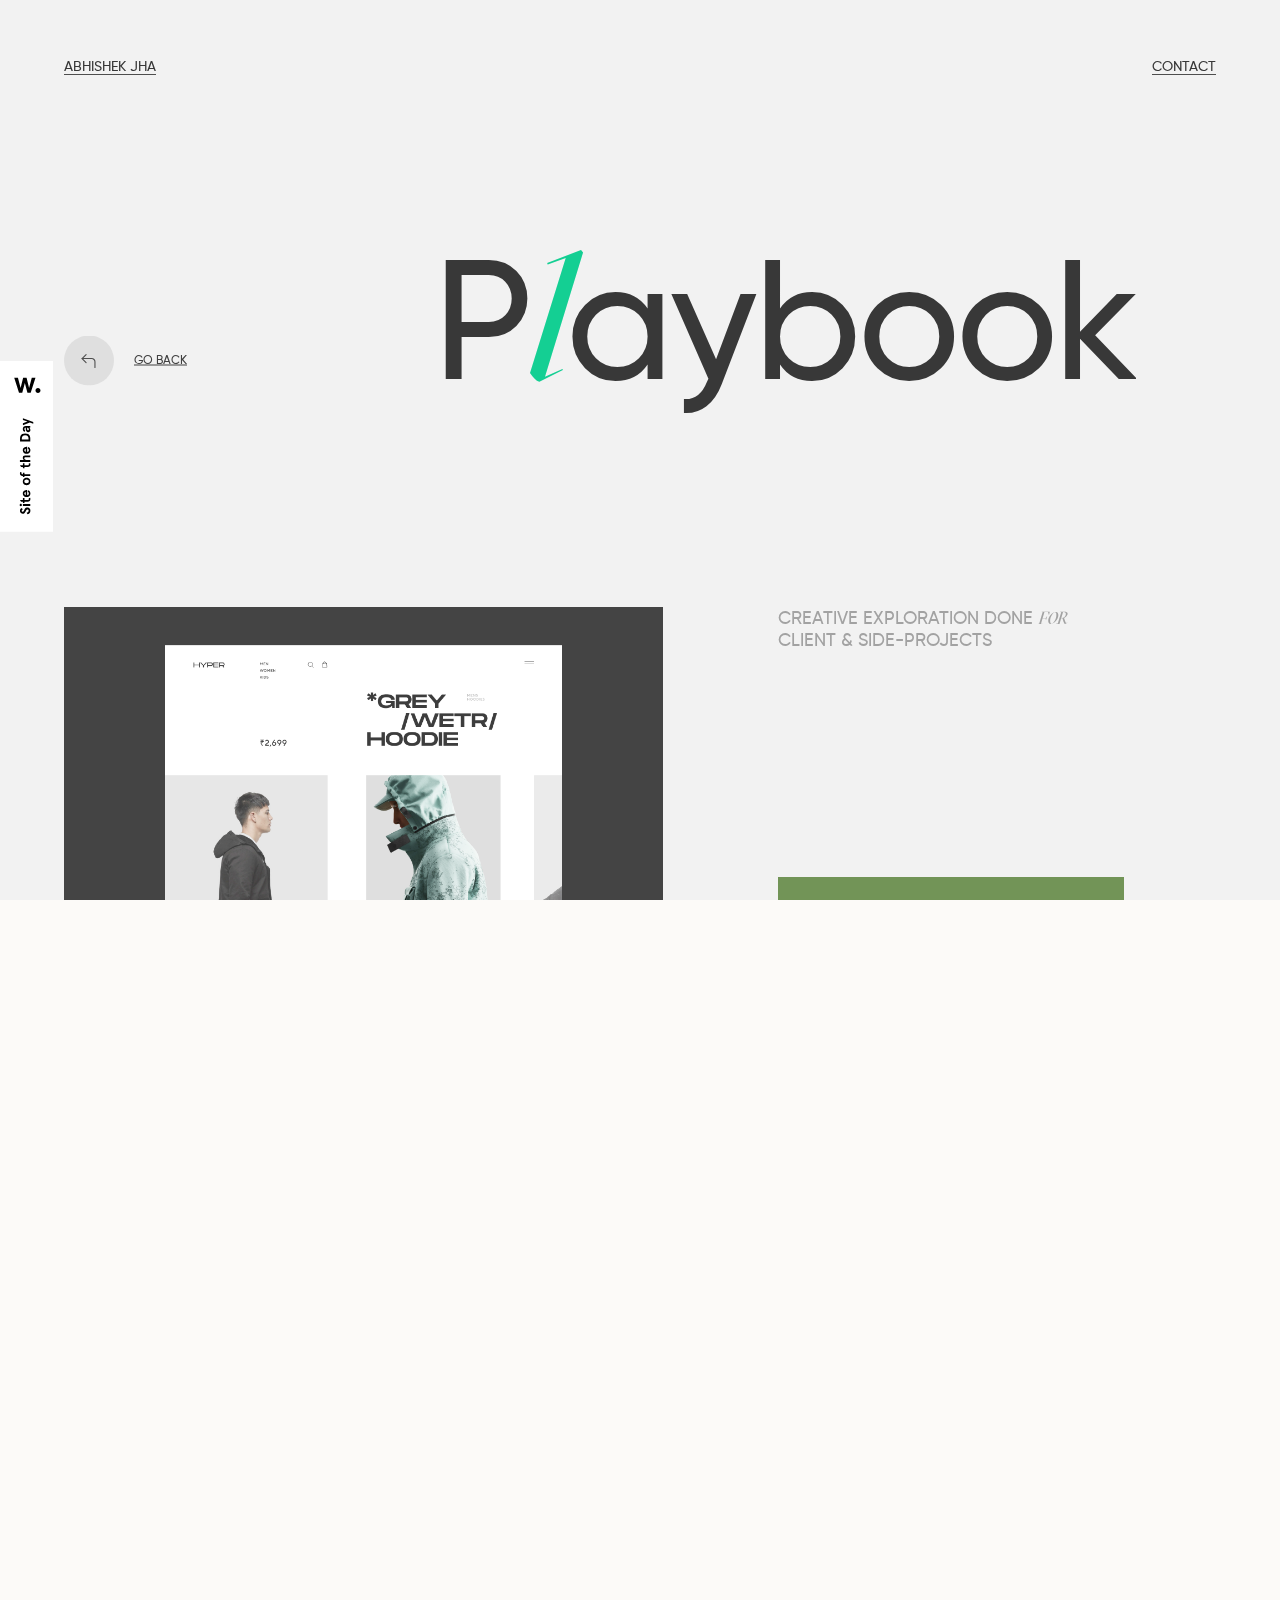
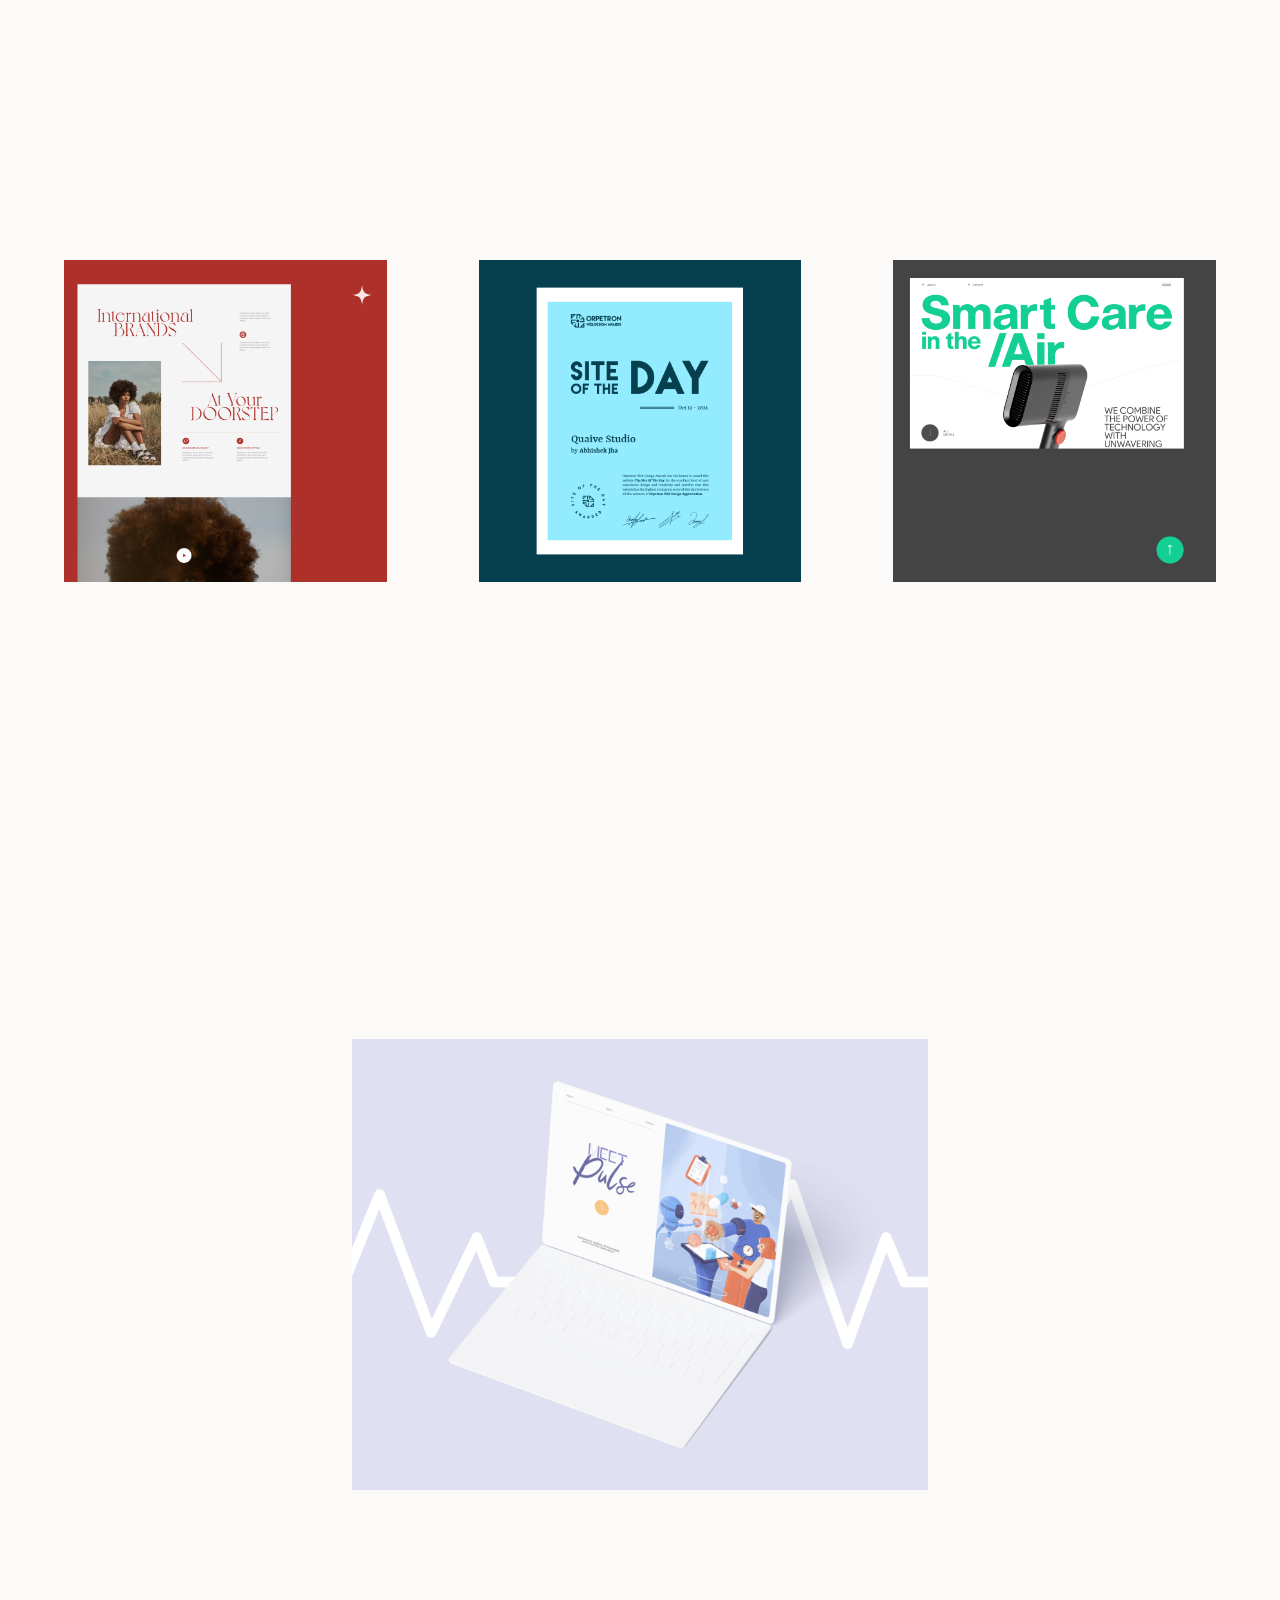
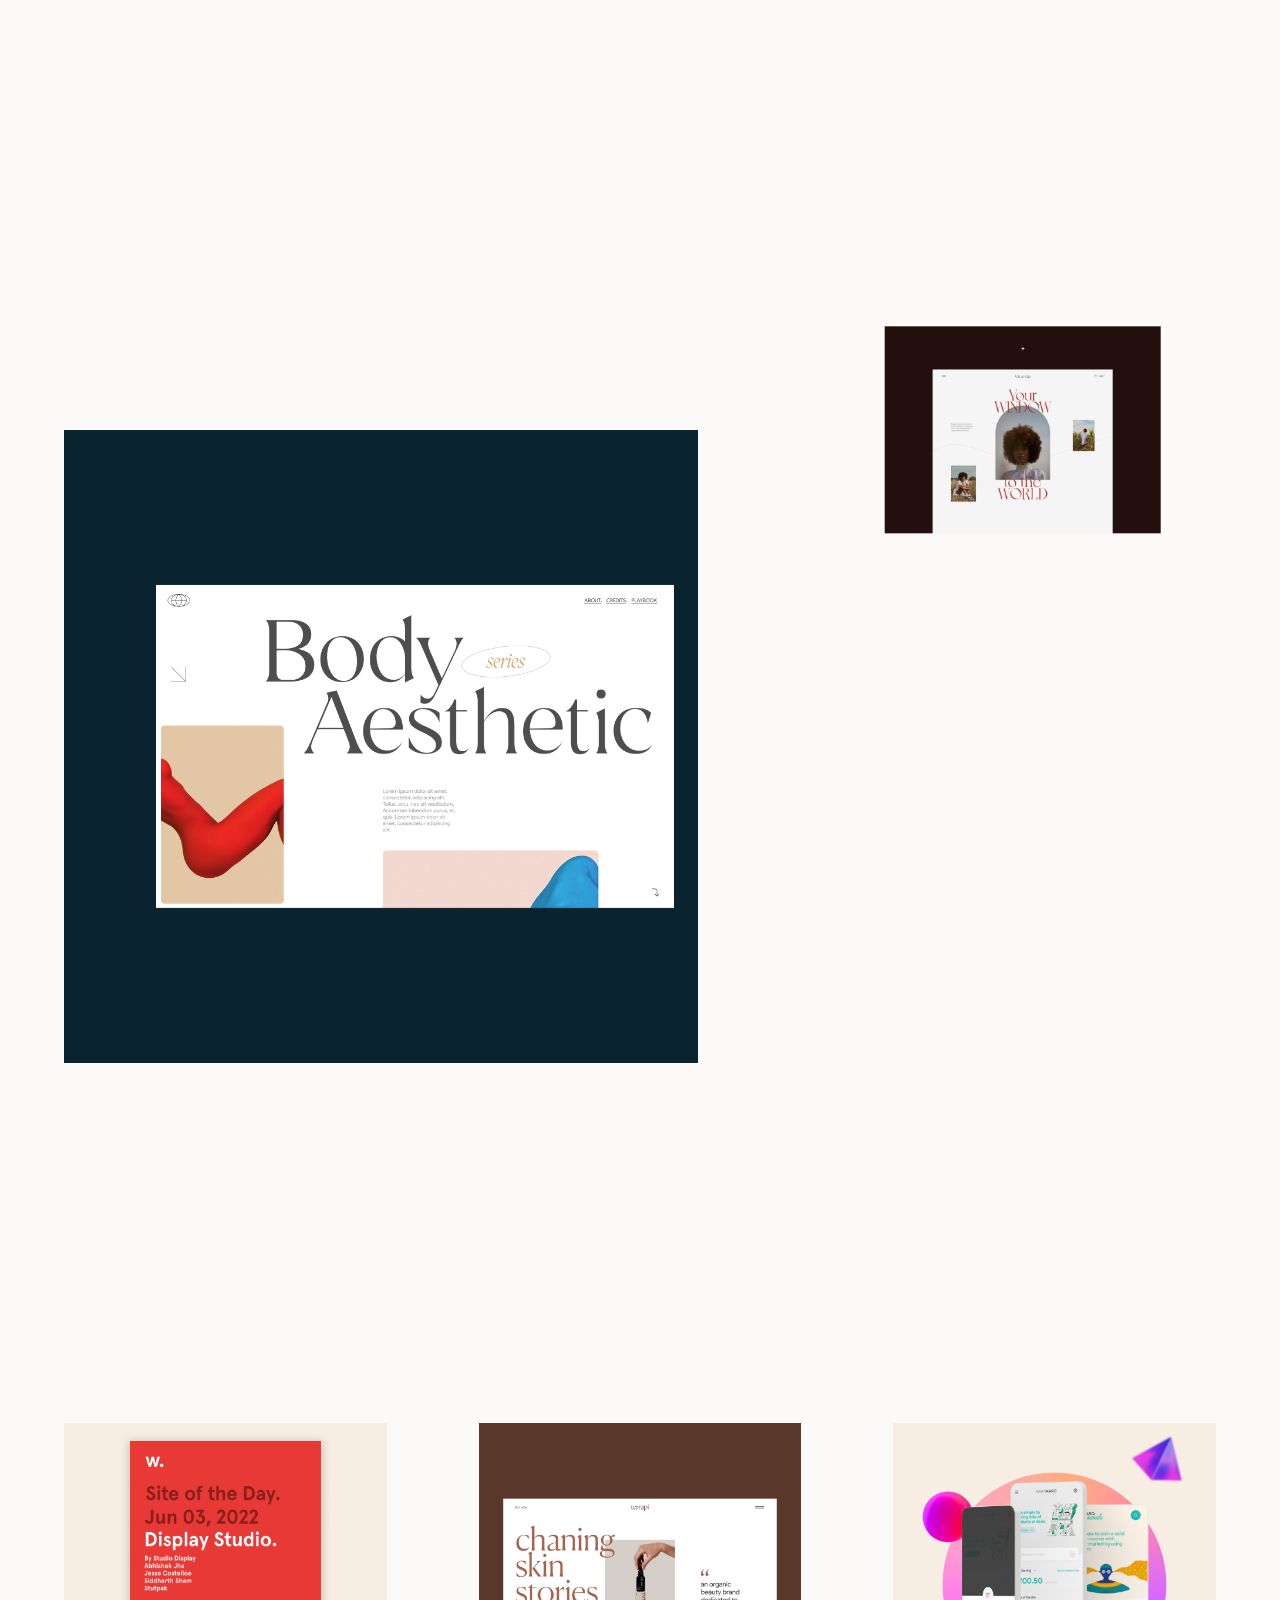
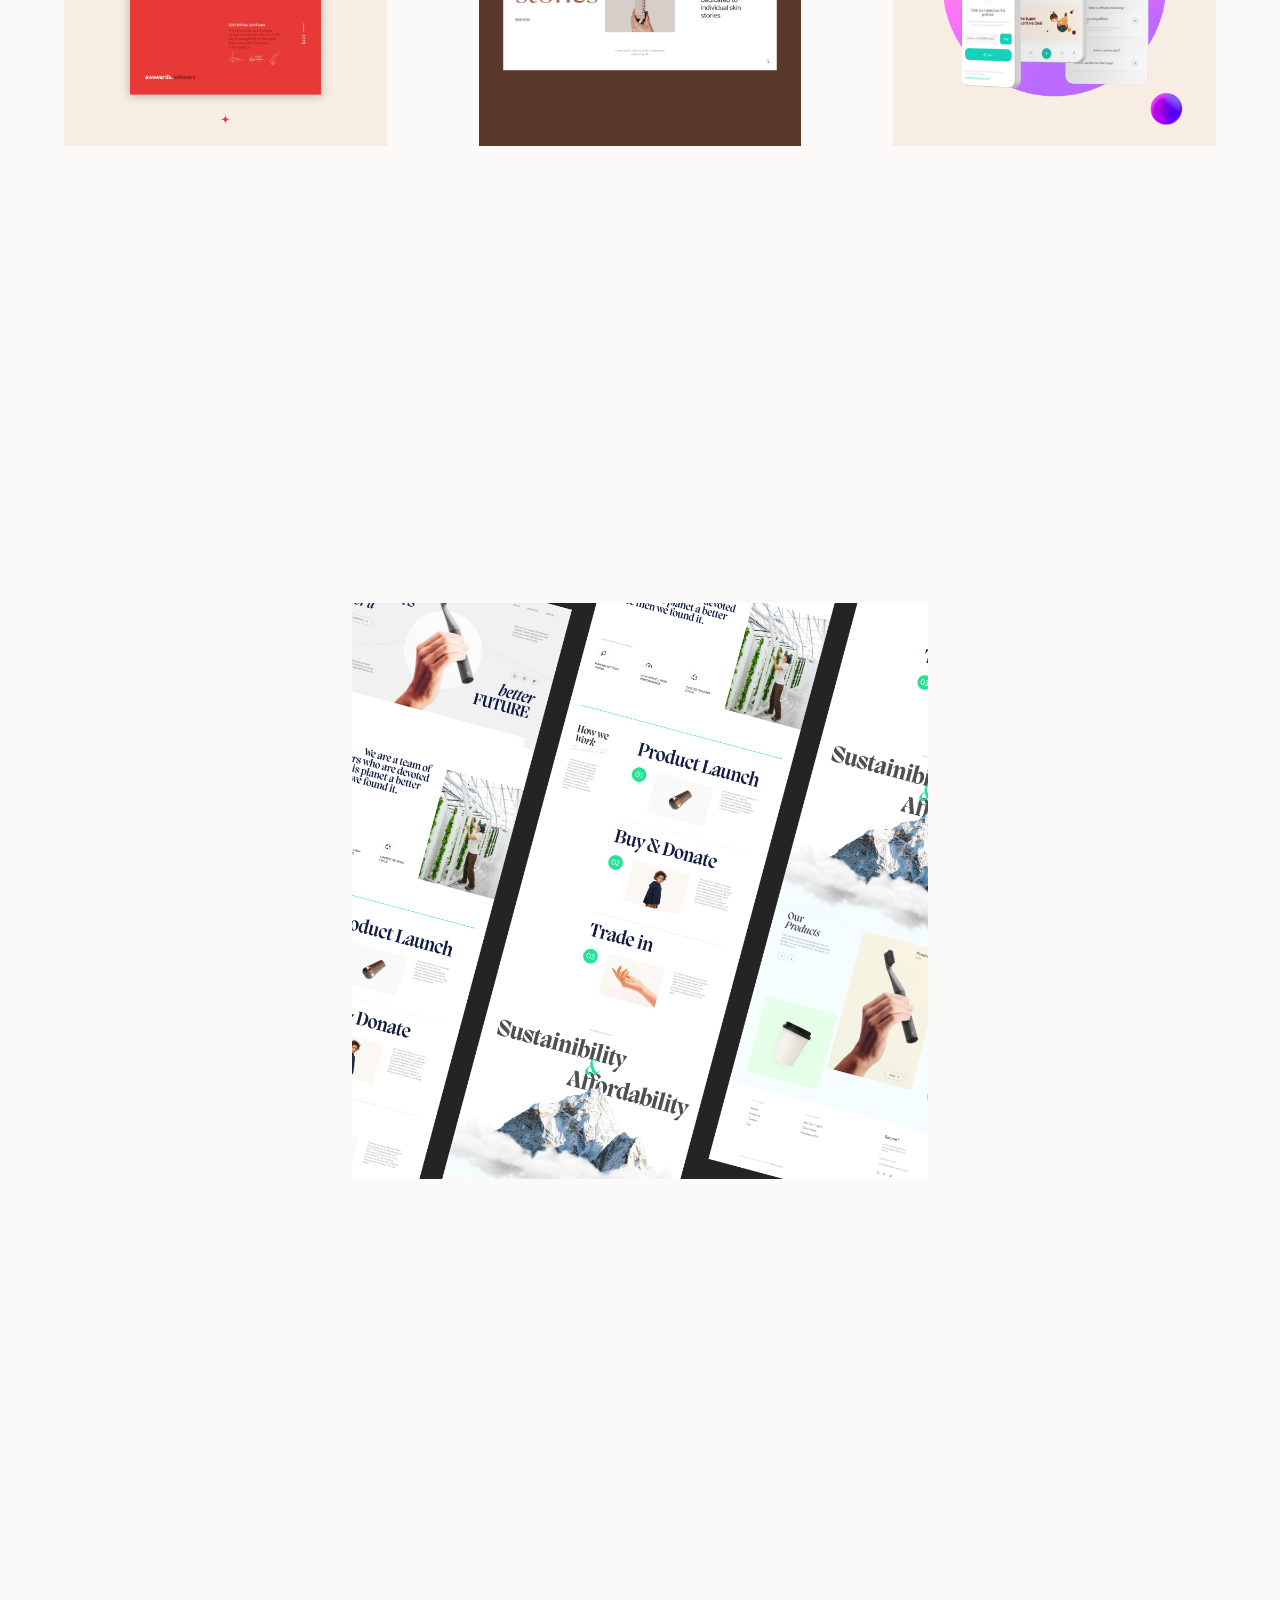
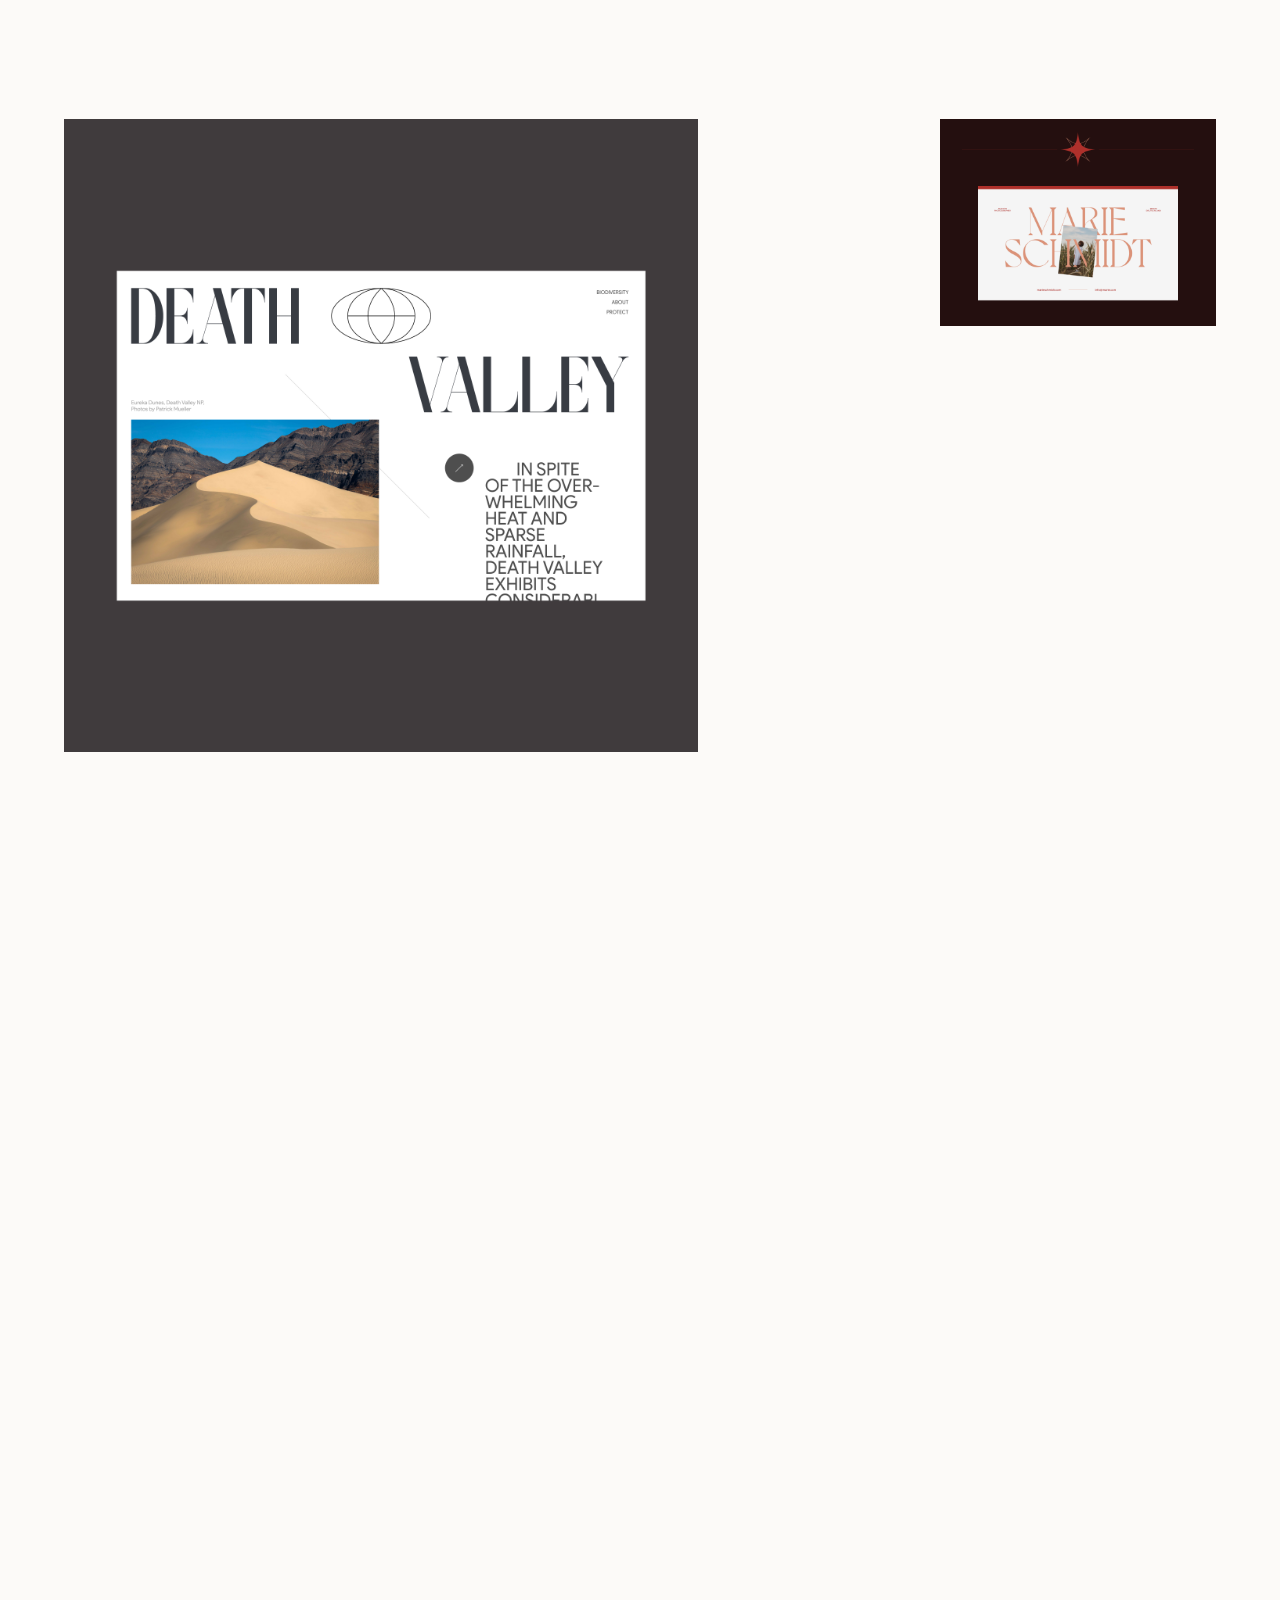
<file: playbook.html>
<!DOCTYPE html>
<html lang="en">

<head>
    <script async src="https://www.googletagmanager.com/gtag/js?id=G-QHRHEK2G85"></script>
    <script>!function () { function a() { dataLayer.push(arguments) } window.dataLayer = window.dataLayer || [], a("js", new Date), a("config", "G-QHRHEK2G85") }();</script>
    <meta charset="UTF-8">
    <meta http-equiv="X-UA-Compatible" content="IE=edge">
    <meta name="viewport" content="width=device-width, initial-scale=1.0">
    <title>Playground of Abhishek Jha</title>
    <link rel="icon" href="favicon.f978ef38.svg">
    <meta name="keywords" content="ui/ux, designer, freelance, website, portfolio">
    <meta name="author" content="Abhishek Jha">
    <meta name="description" content="Portfolio of Abhishek Jha. A UI/UX & Visual designer from New Delhi.">
    <meta property="og:title" content="Abhishek Jha — Visual Designer">
    <meta property="og:type" content="website">
    <meta property="og:description"
        content="Portfolio of Abhishek Jha. A UI/UX & Visual designer who designs interactive websites & apps.">
    <meta property="og:url" content="https://abhishekjha.me/">
    <meta property="og:image" content="https://abhishekjha.me/Twitter.png">
    <meta name="theme-color" content="#14CF93">
    <meta name="twitter:card" content="Abhishek Jha - UI/UX & Visual Designer">
    <meta name="twitter:site" content="@designflavorist">
    <meta name="twitter:creator" content="@designflavorist">
    <meta name="twitter:url" content="https://abhishekjha.me">
    <meta name="twitter:title" content="2021 Portfolio of Abhishek Jha">
    <meta name="twitter:description"
        content="Abhishek Jha is a visual designer based in New Delhi. He makes high-end user interfaces.">
    <meta name="twitter:image" content="https://abhishekjha.me/Twitter.png">
    <meta name="twitter:image:alt" content="Abhishek Jha Visual Designer.">
    <link rel="stylesheet" href="index.3df6df01.css">
    <link rel="stylesheet" href="index.24a51c92.css">
    <link rel="stylesheet" href="index.2b8c6830.css">
</head>

<body>
    <nav> <a href="index.html">Abhishek Jha</a> <a href="playbook.html" class="o-desktop">Playbook</a>
        <div class="c-nav-social o-desktop"> <a href="playbook.html#">Socials</a>
            <div class="c-nav-social__dropdown">
                <ul>
                    <li style="--order:1"><a data-router-disabled=""
                            href="https://www.behance.net/abhishek_jha">Behance</a></li>
                    <li style="--order:2"><a data-router-disabled=""
                            href="https://www.instagram.com/design_flavorist/">Instagram</a></li>
                    <li style="--order:3"><a data-router-disabled=""
                            href="https://twitter.com/designflavorist">Twitter</a></li>
                    <li style="--order:4"><a data-router-disabled=""
                            href="https://dribbble.com/abhishek_jha">Dribbble</a></li>
                </ul>
            </div>
        </div> <a data-router-disabled="" href="mailto:hi@abhishekjha.me">Contact</a>
    </nav>
    <div class="c-loader is-loading">
        <p class="js-split">Design Portfolio<br><span class="js-year">©2021</span></p>
        <div class="c-loader__bg"></div>
        <div class="c-loader__bg"></div>
        <h2 class="is-loading js-loader-title js-split-word"> <span><span style="--order:1"
                    class="js-loader-title-child">Abhishek's</span></span> <span><span style="--order:2"
                    class="js-loader-title-child"> Play</span></span> <span><span style="--order:3"
                    class="js-loader-title-child">book</span></span> </h2>
        <div class="c-loading__anim"></div>
    </div>
    <div class="--play c-play__bg"></div>
    <div class="c-home__bg"></div>
    <main>
        <div id="js-scroll" data-router-wrapper="">
            <div data-router-view="play" data-transition-in="play">
                <div class="c-play-title c-title__row o-section" data-scroll-section=""> <a href="index.html"> <img
                            src="down-arrow.040970d7.svg" alt="Go Back"> Go Back </a>
                    <h2 class="js-hero-title"><span class="line-parent"><span class="line-child">P<span
                                    class="o-accent">l</span>aybook</span></span></h2>
                </div>
                <div class="o-play-wrap o-section" data-scroll-section="">
                    <div class="js-play-row o-play-row u-first-row">
                        <div> <img src="1.afa6b6fc.jpg" alt="1"> </div>
                        <div>
                            <p class="o-title-small"> <span class="line-parent"><span class="line-child">Creative
                                        Exploration done <span class="o-accent">FOR</span></span></span> <span
                                    class="line-parent"><span class="line-child">Client & side-projects</span></span>
                            </p> <img src="4.5d1ff9af.png" alt="2">
                        </div>
                    </div>
                    <div class="o-play-row u-type-1">
                        <div> <img src="8.e7203b6d.png" alt="1"> </div>
                        <div data-scroll="" data-scroll-speed="1"> <img src="sotd.8efde214.png" alt="1"> </div>
                        <div class="u-type-1_s" data-scroll="" data-scroll-speed="-2"> <img src="2.4aa03d90.png"
                                alt="1"> </div>
                    </div>
                    <div class="o-play-row u-type-2"> <img src="12.a6a10fed.png" alt="1"> </div>
                    <div class="o-play-row u-type-3"> <img src="5.6e39b8bc.png" alt="1"> <img src="9.964b0a84.png"
                            alt="1"> </div>
                    <div class="o-play-row u-type-1">
                        <div> <img src="hm.be70924b.png" alt="1"> </div>
                        <div data-scroll="" data-scroll-speed="1"> <img src="3.a1d8f1e0.png" alt=""> </div>
                        <div class="u-type-1_s" data-scroll="" data-scroll-speed="3"> <img src="7.8a401a2b.png" alt="1">
                        </div>
                    </div>
                    <div class="o-play-row u-type-2"> <img src="1.7e400d6f.png" alt="1"> </div>
                    <div class="o-play-row u-type-3"> <img src="10.437dbe48.png" alt="1"> <img src="11.b612ee8d.png"
                            alt="1" data-scroll="" data-scroll-speed="-3"> </div>
                </div>
                <footer data-scroll-section=""> <svg id="c-circle" viewbox="0 0 1254 1254" fill="none"
                        xmlns="http://www.w3.org/2000/svg">
                        <circle cx="627" cy="627" r="627" fill="url(#paint0_radial_3260_3)"></circle>
                        <defs>
                            <radialGradient id="paint0_radial_3260_3" cx="0" cy="0" r="1" gradientunits="userSpaceOnUse"
                                gradienttransform="translate(627) rotate(90) scale(813)">
                                <stop stop-color="#F3F3F3" stop-opacity="0.45"></stop>
                                <stop offset="1" stop-color="white" stop-opacity="0"></stop>
                            </radialGradient>
                        </defs>
                    </svg>
                    <div class="c-footer">
                        <div class="c-footer__title">
                            <div> <svg class="o-desktop o-ui-arrow" width="64" height="64" viewbox="0 0 64 64"
                                    fill="none" xmlns="http://www.w3.org/2000/svg">
                                    <path d="M3.10162 3.10156L62.9999 62.9999" stroke-linecap="round"
                                        stroke-linejoin="round"></path>
                                    <path d="M63 1.00001L63 63L0.999989 63" stroke-linecap="round"
                                        stroke-linejoin="round"></path>
                                </svg> </div>
                            <div>
                                <h2 class="js-reveal o-title"> <span class="line-parent"><span class="line-child">Let's
                                            <span class="o-desktop u-inline">Talk</span></span></span> <span
                                        class="line-parent o-mobile"><span class="line-child">Co<span
                                                class="o-accent">nn</span>ect</span></span> <span
                                        class="line-parent o-desktop"><span class="line-child">About the
                                            Next</span></span> <span class="line-parent o-desktop"><span
                                            class="line-child">big thing</span></span> </h2>
                            </div>
                        </div>
                        <div class="c-footer__cta">
                            <div> <a href="mailto:hi@abhishekjha.me" data-router-disabled=""
                                    class="button button--bestia">
                                    <div class="button__bg"></div><span>Write a Message</span>
                                </a> </div>
                            <div> <a href="javascript:void(0)" id="contact_btn" data-router-disabled=""
                                    class="button button--bestia contact_btn">
                                    <div class="button__bg"></div><span>Discuss Project</span>
                                </a> </div>
                        </div>
                    </div>
                    <div class="c-footer__socials">
                        <div data-scroll="">
                            <div style="--order:1"> <a href="https://www.behance.net/abhishek_jha">
                                    <div>
                                        <p>Behance</p>
                                        <p>@abhishek_jha</p>
                                    </div> <img src="behance.ca83ecae.svg" alt="Behance">
                                </a> </div>
                            <div style="--order:2"> <a href="https://www.instagram.com/design_flavorist/">
                                    <div>
                                        <p>Instagram</p>
                                        <p>@design_flavorist</p>
                                    </div> <img src="insta.f788fd3b.svg" alt="Instagram">
                                </a> </div>
                            <div style="--order:3"> <a href="https://twitter.com/designflavorist">
                                    <div>
                                        <p>Twitter</p>
                                        <p>@designflavorist</p>
                                    </div> <img src="twitter.4c1829c0.svg" alt="Twitter">
                                </a> </div>
                            <div style="--order:4"> <a href="https://dribbble.com/abhishek_jha">
                                    <div>
                                        <p>Dribbble</p>
                                        <p>@abhishek_jha</p>
                                    </div> <img src="dribbble.b18d5ad5.svg" alt="Dribbble">
                                </a> </div>
                        </div>
                        <div class="c-footer__copy">
                            <p><span><span class="js-year">YEAR</span> Abhishek Jha, All rights reserved • </span><span
                                    class="c-footer-credit">Credits</span></p>
                            <div> <a href="2020/index.html" data-router-disabled="">2020 Portfolio</a> </div>
                        </div>
                    </div>
                </footer>
            </div>
        </div>
    </main>
    <div class="c-credits">
        <div style="--order:1">
            <p>Technologies</p> <a href="https://github.com/locomotivemtl/locomotive-scroll">Locomotive Scroll,</a> <a
                href="https://highway.js.org/">Highway.js,</a> <a href="https://greensock.com/gsap/">GSAP</a>
        </div>
        <div style="--order:2">
            <p>Fonts</p> <a href="http://collletttivo.it/" class="o-accent">Mazius,</a> <a
                href="https://www.tinkov.info/">Gilroy</a>
        </div>
        <div style="--order:3">
            <p>Designed and Developed By</p> <a href="index.html">Abhishek Jha</a>
        </div>
        <div style="--order:4;cursor:pointer"> <img src="close.e11d51cb.svg" alt="close"> </div>
    </div>
    <div class="c-cate"> <img src="cate1.012f66c0.png" alt="can I have your attention?">
        <div> <button>Yes</button> <button>No</button> </div>
    </div>
    <div class="c-overlay" id="js-overlay"></div>
    <div class="c-contact" id="js-contact"> <span class="c-error">Please enter a valid Email</span>
        <div class="c-progress"> <span id="js-prog"></span> </div>
        <div class="c-buttons">
            <div id="js-count" style="opacity:0">
                <p><span>1</span> / 7</p>
            </div>
            <div class="c-close"> <img src="close.e11d51cb.svg" alt="Close"> </div>
        </div>
        <form name="export" method="POST" id="contact">
            <div class="c-slider" id="js-slider">
                <div class="--welcome c-message"> <span>🙌</span>
                    <h1 class="js-split">Hi There!</h1>
                    <p class="js-split">Glad to see you here, Would love to know some things about the project.</p>
                    <p class="js-split">Let's Go!</p> <img src="ui-arrow-desktop.02091565.svg" alt=">">
                </div>
                <div class="c-query">
                    <div class="c-title">
                        <h2 class="js-split">May I please have your name?</h2>
                    </div>
                    <div class="c-reply">
                        <div class="s-text" style="--order:1"> <input type="text" name="Name"
                                placeholder="Type your name"> </div>
                    </div>
                </div>
                <div class="c-query">
                    <div class="c-title">
                        <h2 class="js-split">What kind of project would you like me to craft for you?</h2>
                    </div>
                    <div class="c-reply">
                        <div style="--order:1"> <input type="radio" name="Type of work" id="design" value="Design Only">
                            <label for="design">Web Design Only</label> </div>
                        <div style="--order:2"> <input type="radio" name="Type of work" id="des&dev" value="Design+Dev">
                            <label for="des&dev">Web Design + Develop</label> </div>
                        <div style="--order:3"> <input type="radio" name="Type of work" id="mob-des"
                                value="Mobile Design"> <label for="mob-des">Mobile Design</label> </div>
                    </div>
                </div>
                <div class="c-query">
                    <div class="c-title">
                        <h2 class="js-split">What budget range do you have in mind?</h2>
                    </div>
                    <div class="c-reply">
                        <div style="--order:1"> <input type="radio" name="Budget" id="range1" value="less than 500">
                            <label for="range1">Less than $500</label> </div>
                        <div style="--order:2"> <input type="radio" name="Budget" id="range2" value="500-2k"> <label
                                for="range2">$500 - $2k</label> </div>
                        <div style="--order:3"> <input type="radio" name="Budget" id="range3" value="2k-5k"> <label
                                for="range3">$2k - $5k</label> </div>
                        <div style="--order:4"> <input type="radio" name="Budget" id="range4" value="5k+"> <label
                                for="range4">More than $5k</label> </div>
                    </div>
                </div>
                <div class="c-query">
                    <div class="c-title">
                        <h2 class="js-split">Awesome, How should I get in touch with you?</h2>
                    </div>
                    <div class="c-reply">
                        <div class="s-text" style="--order:1"> <input type="email" name="Email" placeholder="Your Email"
                                required> </div>
                    </div>
                </div>
                <div class="c-query">
                    <div class="c-title">
                        <h2 class="js-split">May I ask how did you find me?</h2>
                    </div>
                    <div class="c-reply">
                        <div style="--order:1"> <input type="radio" name="Source" id="awww" value="Awards Platform">
                            <label for="awww">Award Platform</label> </div>
                        <div style="--order:2"> <input type="radio" name="Source" id="insp" value="Inspiration"> <label
                                for="insp">Inspiration Sites</label> </div>
                        <div style="--order:3"> <input type="radio" name="Source" id="behance" value="Behance"> <label
                                for="behance">Behance</label> </div>
                        <div style="--order:4"> <input type="radio" name="Source" id="other" value="Others"> <label
                                for="other">Others</label> </div>
                    </div>
                </div>
                <div class="c-query">
                    <div class="c-title">
                        <h2 class="js-split">Any additional contact info?</h2>
                    </div>
                    <div class="c-reply">
                        <div class="s-text" style="--order:1"> <input type="text" name="Website"
                                placeholder="Personal or Company Website"> </div>
                        <div class="s-text" style="--order:2"> <input type="tel" name="Phone"
                                placeholder="Phone Number"> </div>
                        <div class="s-text" style="--order:3"> <input type="text" name="Socials" multiple
                                placeholder="Socials(Separate by Comma)"> </div>
                    </div>
                </div>
                <div class="c-query">
                    <div class="c-title">
                        <h2 class="js-split">Lastly, Anything else you would like to mention?</h2>
                    </div>
                    <div class="c-reply">
                        <div class="s-text s-text-area" style="--order:1"> <textarea name="Message" rows="5"
                                placeholder="More details about your project."></textarea> </div>
                    </div>
                </div>
                <div class="--welcome c-message"> <span>👌</span>
                    <h1 class="js-split">Thank You!</h1>
                    <p class="js-split">Your response has been recorded, I will get back to you as soon as possible.</p>
                    <p class="js-split">Have a nice day!</p> <img src="ui-arrow-desktop.02091565.svg" alt=">">
                </div>
            </div>
        </form>
        <div class="c-buttons">
            <div class="c-back" id="js-back" style="visibility:hidden;opacity:0"> <img src="back.62af88e3.svg"
                    alt="Back"> </div>
            <div class="c-swap">
                <div class="c-skip" id="js-skip">
                    <p>Skip</p>
                </div> <button id="js-submit" form="contact" type="submit">Send Message</button>
            </div>
        </div>
    </div>
    <div id="awwwards" style="position:fixed;z-index:999;transform:translateY(-50%);top:50%;left:0"><a
            href="https://www.awwwards.com/sites/abhishek-jha-portfolio-2022" target="_blank"><svg width="53.08"
                height="171.358">
                <path class="js-color-bg" fill="white" d="M0 0h53.08v171.358H0z"></path>
                <g class="js-color-text" fill="black">
                    <path
                        d="M30.016 151.575a3.599 3.599 0 0 1-2.484 1.878l-.965-1.535c.623-.155 1.126-.401 1.506-.737.38-.337.57-.768.57-1.293 0-.4-.101-.722-.301-.966-.199-.242-.504-.365-.912-.365-.254 0-.478.083-.674.249a2.423 2.423 0 0 0-.511.62c-.146.249-.331.603-.556 1.061l-.204.424c-.293.584-.66 1.052-1.104 1.403-.443.351-1.011.525-1.703.525-.516 0-.983-.119-1.402-.357-.42-.239-.748-.575-.986-1.009s-.357-.929-.357-1.483c0-1.413.619-2.378 1.855-2.895l.979 1.535c-.721.253-1.082.706-1.082 1.359 0 .282.09.526.271.73.182.205.402.308.665.308s.495-.091.694-.271a2.51 2.51 0 0 0 .512-.657c.141-.258.324-.631.548-1.118.224-.478.454-.879.687-1.206a2.76 2.76 0 0 1 .914-.803c.375-.211.83-.315 1.367-.315.613 0 1.152.139 1.614.417.463.278.819.665 1.067 1.162s.373 1.062.373 1.695a3.545 3.545 0 0 1-.381 1.644M21.627 145.02a1.13 1.13 0 0 1-.833.336c-.332 0-.61-.111-.834-.336s-.336-.502-.336-.833c0-.332.112-.608.336-.833s.502-.337.834-.337c.331 0 .608.112.833.337s.336.501.336.833c0 .331-.111.608-.336.833m1.285-1.74h7.367v1.812h-7.367v-1.812zM29.709 140.226c-.458.479-1.135.716-2.031.716h-3.216v1.141h-1.55v-1.141H21.07l-1.139-1.812h2.98v-1.945h1.55v1.945h3.187c.438 0 .748-.081.928-.242.181-.16.27-.402.27-.723 0-.244-.057-.479-.175-.702l1.462-.424c.176.38.264.779.264 1.198-.001.849-.23 1.511-.688 1.989M29.833 134.72a3.333 3.333 0 0 1-1.433 1.169c-.579.249-1.182.373-1.805.373s-1.225-.124-1.805-.373a3.347 3.347 0 0 1-1.434-1.169c-.375-.531-.563-1.196-.563-1.995 0-.77.184-1.413.549-1.93a3.282 3.282 0 0 1 1.381-1.14 4.239 4.239 0 0 1 1.711-.365h.746v5.072a1.796 1.796 0 0 0 1.168-.49c.332-.307.496-.724.496-1.249 0-.41-.092-.753-.277-1.031-.185-.277-.473-.528-.862-.753l.542-1.462c.691.303 1.223.724 1.592 1.265.371.541.557 1.235.557 2.083 0 .798-.188 1.463-.563 1.995m-4.085-3.574c-.41.088-.746.261-1.009.519s-.394.611-.394 1.06c0 .429.135.784.408 1.067s.604.458.994.526v-3.172zM29.898 122.64c-.33.565-.783.996-1.359 1.294-.574.297-1.221.445-1.943.445-.721 0-1.369-.148-1.943-.445-.576-.298-1.029-.729-1.36-1.294s-.496-1.232-.496-2.002c0-.771.165-1.438.496-2.003a3.301 3.301 0 0 1 1.36-1.293c.574-.298 1.223-.446 1.943-.446.723 0 1.369.148 1.943.446a3.293 3.293 0 0 1 1.359 1.293c.332.564.497 1.232.497 2.003.001.769-.165 1.436-.497 2.002m-1.703-3.347c-.433-.331-.967-.497-1.6-.497s-1.167.166-1.602.497c-.433.33-.649.778-.649 1.345 0 .564.217 1.013.649 1.344.435.332.969.498 1.602.498s1.167-.166 1.6-.498c.435-.331.65-.779.65-1.344.001-.567-.215-1.015-.65-1.345M24.462 115.16v.936h-1.55v-.936h-.381c-.866 0-1.516-.227-1.95-.68-.433-.453-.649-1.074-.649-1.863 0-.556.096-1.014.291-1.374l1.463.396a2.238 2.238 0 0 0-.205.876c0 .556.307.834.92.834h.512v-1.55h1.55v1.55h5.817v1.812h-5.818zM29.709 105.543c-.458.479-1.135.717-2.031.717h-3.216v1.14h-1.55v-1.14H21.07l-1.139-1.813h2.98v-1.944h1.55v1.944h3.187c.438 0 .748-.081.928-.241.181-.16.27-.402.27-.724 0-.244-.057-.478-.175-.702l1.462-.424c.176.38.264.78.264 1.199-.001.848-.23 1.51-.688 1.988M19.931 101.104v-1.812h4.166a2.805 2.805 0 0 1-.942-.973 2.622 2.622 0 0 1-.358-1.367c0-.711.188-1.271.562-1.681.376-.409.93-.614 1.66-.614h5.262v1.813H25.66c-.449 0-.779.09-.994.27-.215.181-.321.455-.321.826 0 .292.103.57.308.833.204.263.516.478.936.644.418.166.945.249 1.578.249h3.113v1.812H19.931zM29.833 91.469a3.333 3.333 0 0 1-1.433 1.169 4.545 4.545 0 0 1-3.61 0 3.345 3.345 0 0 1-1.433-1.169c-.375-.532-.563-1.197-.563-1.995 0-.771.184-1.413.549-1.93a3.284 3.284 0 0 1 1.381-1.141 4.239 4.239 0 0 1 1.711-.365h.746v5.072c.446-.02.838-.183 1.168-.49.332-.307.496-.724.496-1.249 0-.409-.092-.753-.277-1.03-.185-.278-.473-.529-.862-.753l.542-1.462c.691.302 1.223.724 1.592 1.265.371.541.557 1.234.557 2.083-.001.797-.189 1.463-.564 1.995m-4.085-3.574c-.41.088-.746.261-1.009.519-.263.259-.394.611-.394 1.061 0 .428.135.784.408 1.066s.604.458.994.526v-3.172zM20.047 80.572V77.37c0-.847.187-1.631.557-2.353.369-.721.938-1.303 1.703-1.746.764-.444 1.717-.665 2.857-.665 1.139 0 2.092.221 2.857.665.764.443 1.332 1.025 1.701 1.746.371.722.557 1.506.557 2.353v3.202H20.047zm8.478-2.601c0-.975-.251-1.791-.753-2.448-.501-.658-1.372-.987-2.608-.987-1.238 0-2.107.329-2.609.987-.502.657-.754 1.474-.754 2.448v.701h6.725v-.701zM29.812 70.685c-.39.419-.94.628-1.651.628-.731 0-1.315-.277-1.754-.833s-.658-1.306-.658-2.251v-1.286h-.321c-.36 0-.631.122-.812.365s-.271.551-.271.921c0 .633.282 1.059.849 1.271l-.352 1.535a2.326 2.326 0 0 1-1.484-.943c-.374-.512-.562-1.133-.562-1.863 0-.984.261-1.747.782-2.288.521-.54 1.289-.812 2.302-.812h4.399v1.492l-.936.19c.702.573 1.052 1.33 1.052 2.265.001.653-.194 1.19-.583 1.609m-1.382-3.246c-.277-.332-.645-.497-1.104-.497h-.146v1.213c0 .4.078.709.233.929.156.219.395.328.717.328a.655.655 0 0 0 .519-.227c.132-.151.197-.348.197-.592a1.742 1.742 0 0 0-.416-1.154M29.812 61.639l-6.9 2.674v-1.827l4.619-1.711-4.619-1.607v-1.813l10.349 3.801v1.754zM35.481 17.006l-4.782 14.969h-3.266l-2.584-9.682-2.584 9.682h-3.267l-4.783-14.969h3.713l2.674 10.275 2.525-10.275h3.444l2.525 10.275 2.674-10.275zM37.979 27.163c1.426 0 2.496 1.069 2.496 2.495 0 1.425-1.07 2.495-2.496 2.495s-2.494-1.07-2.494-2.495c-.001-1.426 1.068-2.495 2.494-2.495">
                    </path>
                </g>
            </svg></a></div>
    <script src="playbook.9fb05f6e.js"></script>
</body>

</html>
</file>
<file: index.3df6df01.css>
/*! locomotive-scroll v4.1.1 | MIT License | https://github.com/locomotivemtl/locomotive-scroll */
html.has-scroll-smooth {
    overflow: hidden
}

html.has-scroll-dragging {
    -webkit-user-select: none;
    -moz-user-select: none;
    -ms-user-select: none;
    user-select: none
}

.has-scroll-smooth body {
    overflow: hidden
}

.has-scroll-smooth [data-scroll-container] {
    min-height: 100vh
}

[data-scroll-direction=horizontal] [data-scroll-container] {
    height: 100vh;
    display: inline-block;
    white-space: nowrap
}

[data-scroll-direction=horizontal] [data-scroll-section] {
    display: inline-block;
    vertical-align: top;
    white-space: nowrap;
    height: 100%
}

.c-scrollbar {
    position: absolute;
    right: 0;
    top: 0;
    width: 11px;
    height: 100%;
    transform-origin: center right;
    transition: transform .3s, opacity .3s;
    opacity: 0
}

.c-scrollbar:hover {
    transform: scaleX(1.45)
}

.c-scrollbar:hover,
.has-scroll-dragging .c-scrollbar,
.has-scroll-scrolling .c-scrollbar {
    opacity: 1
}

[data-scroll-direction=horizontal] .c-scrollbar {
    width: 100%;
    height: 10px;
    top: auto;
    bottom: 0;
    transform: scaleY(1)
}

[data-scroll-direction=horizontal] .c-scrollbar:hover {
    transform: scaleY(1.3)
}

.c-scrollbar_thumb {
    position: absolute;
    top: 0;
    right: 0;
    background-color: #000;
    opacity: .5;
    width: 7px;
    border-radius: 10px;
    margin: 2px;
    cursor: -webkit-grab;
    cursor: grab
}

.has-scroll-dragging .c-scrollbar_thumb {
    cursor: -webkit-grabbing;
    cursor: grabbing
}

[data-scroll-direction=horizontal] .c-scrollbar_thumb {
    right: auto;
    bottom: 0
}

/*# sourceMappingURL=index.3df6df01.css.map */
</file>
<file: index.24a51c92.css>
@charset "UTF-8";

@import url('https://fonts.googleapis.com/css2?family=Edu+AU+VIC+WA+NT+Arrows:wght@400..700&family=Oswald:wght@200..700&display=swap');



body,
html {
    width: 100vw;
    overflow-x: hidden;
    text-rendering: optimizeLegibility;
    scroll-behavior: smooth;
    font-family: "Edu AU VIC WA NT Arrows", cursive;}



.text_content {
    height: 100%;
    font-size: 7rem;
    fill: transparent;
    stroke-width: 1px;
    stroke: #14cf93;
    letter-spacing: 3px;
    animation: effect 5s  linear;
    animation-delay: 1.5s;
    font-family:Impact, Haettenschweiler, 'Arial Narrow Bold', sans-serif;
}

.section__spliding{
    margin-top: 1rem;
}

.Sphere{
    color: #14cf93;
    font-size: large;
    position: relative;
    display: flex;
    justify-content: center;
    align-items: center;
transform: translateY(25%);}


@keyframes effect {
    0% {
        stroke-dasharray: 0 70%;
    }
    50% {
        stroke-dasharray: 30% 0;
        stroke-dashoffset: 70%;
    }

    100% {
        stroke-dasharray: 50% 0;
        stroke-dashoffset: 100%;
    }
}

ul {
    list-style-type: none;
    padding: 0;
    margin: 0
}

.c-overlay {
    background-color: rgba(50, 50, 50, .8);
    width: 100vw;
    height: 100%;
    position: fixed;
    top: 0;
    left: 0;
    visibility: hidden;
    opacity: 0;
    transition: .6s;
    z-index: 20;
    pointer-events: none
}

.c-overlay.--visible {
    opacity: 1;
    pointer-events: all;
    visibility: visible
}

.c-contact {
    height: 100%;
    width: 100%;
    position: fixed;
    top: 0;
    transition: .6s;
    z-index: 21;
    visibility: hidden
}

.c-contact h1,
.c-contact h2 {
    line-height: 118%;
    font-family: gilroy-semi-bold;
    color: #383838
}

.c-contact .line-parent {
    overflow: hidden;
    display: block
}

.c-contact .line-child {
    display: block;
    transform-origin: center bottom;
    transform-style: preserve-3d;
    transform: translateY(-100%);
    opacity: 0;
    transition: 0;
    font-size: 2rem;
}

.c-contact>div,
.c-contact form {
    z-index: 2;
    position: relative;
    transition: .4s;
    transition-delay: 0
}

.c-contact .c-error {
    position: absolute;
    bottom: 18vh;
    padding: 15px 25px;
    left: 8vw;
    font-family: gilroy, sans-serif;
    background-color: #dd1e2e;
    border-radius: 100px;
    opacity: 0;
    visibility: hidden;
    transition: .4s;
    z-index: 8;
    color: #fff
}

.c-contact:after {
    content: "";
    position: absolute;
    display: block;
    top: 0;
    left: 0;
    width: 100%;
    height: 100%;
    transform: scaleX(0);
    transform-origin: left;
    background: #fff;
    transition: .6s;
    transition-delay: .4s;
    will-change: transform
}

.c-contact.--visible {
    visibility: visible
}

.c-contact.--visible:after {
    transform: scaleX(1);
    transition-delay: .1s
}

.c-contact.--visible>div,
.c-contact.--visible form {
    opacity: 1;
    transition: .6s;
    transition-delay: .6s
}

.c-contact.--visible .c-error.--visible {
    opacity: 1;
    visibility: visible
}

.c-contact .c-progress {
    width: 100%;
    height: 1%;
    opacity: 0
}

.c-contact .c-progress span {
    height: 100%;
    width: 100%;
    background: #14cf93;
    transform: scaleX(0);
    transform-origin: left;
    display: block;
    transition: transform .6s;
    will-change: transform
}

.c-contact form {
    width: 100%;
    height: 71%;
    opacity: 0;
    overflow: hidden
}

.c-contact form .c-slider {
    display: flex;
    align-items: flex-start;
    transition: transform .65s;
    transition-delay: .6s;
    will-change: transform;
    height: 100%
}

.c-contact form .c-slider>div {
    min-width: 100%
}

.c-contact .c-buttons {
    width: 100%;
    height: 14%;
    display: flex;
    align-items: center;
    justify-content: space-between;
    padding: 0 8vw;
    opacity: 0
}

.c-contact .c-buttons>div {
    transition: .4s;
    cursor: pointer
}

.c-contact .c-buttons #js-count {
    cursor: default
}

.c-contact .c-buttons .c-swap {
    position: relative;
    cursor: default
}

.c-contact .c-buttons .c-swap>div {
    padding: 18px 80px
}

.c-contact .c-buttons .c-swap button {
    position: absolute;
    top: 0;
    left: 0;
    width: 100%;
    height: 100%;
    border: none;
    background: #14cf93;
    color: #fff;
    z-index: 4;
    visibility: hidden;
    opacity: 0;
    cursor: pointer;
    border-radius: 100px;
    font-size: 16px
}

.c-contact .c-buttons .c-back,
.c-contact .c-buttons .c-close {
    padding: 18px;
    background-color: #14cf93;
    line-height: 0;
    border-radius: 100px
}

.c-contact .c-buttons .c-back {
    background-color: #ddd
}

.c-contact .c-buttons .c-skip {
    visibility: hidden;
    opacity: 0;
    border: 2px solid #eee;
    border-radius: 100px;
    cursor: pointer
}

.c-contact .c-buttons .c-skip p {
    color: #282828
}

@keyframes reply_show {
    0% {
        opacity: 0;
        visibility: hidden;
        transform: translate(30%)
    }

    to {
        opacity: 1;
        visibility: visible;
        transform: translate(0)
    }
}

@keyframes reply_hide {
    0% {
        opacity: 1;
        visibility: visible;
        transform: translate(0)
    }

    to {
        opacity: 0;
        visibility: hidden;
        transform: translateY(20%)
    }
}

.c-query {
    padding: 6vh 8vw;
    height: 100%
}

.c-query.--hidden .c-reply>div {
    animation: reply_hide .6s forwards;
    animation-delay: calc(var(--order)*100ms)
}

.c-query.--visible {
    overflow-y: scroll;
    overflow-x: hidden
}

.c-query.--visible .c-reply>div {
    animation-play-state: running
}

.c-query .c-title {
    font-size: 20px;
    width: 100%;
    padding: 0
}

.c-query .c-reply {
    min-width: 100%;
    padding: 4% 0
}

.c-query .c-reply>div {
    margin: 16px 0;
    width: 90%;
    position: relative;
    animation: reply_show .6s backwards;
    animation-delay: calc(var(--order)*100ms);
    animation-play-state: paused
}

.c-query .c-reply>div:after {
    content: "";
    position: absolute;
    display: block;
    top: 0;
    left: 0;
    width: 100%;
    background-color: #14cf93;
    height: 100%;
    opacity: 0;
    border-radius: 200px;
    transform: scaleX(0);
    transform-origin: center;
    transition: .4s;
    z-index: 0
}

.c-query .c-reply>div:hover {
    color: #fff
}

.c-query .c-reply>div:focus-within:after {
    visibility: hidden
}

.c-query .c-reply input,
.c-query .c-reply textarea {
    width: 100%;
    border: none;
    background: transparent;
    padding: 10px 0 10px 40px;
    margin: 10px 0;
    font-size: 18px;
    opacity: 1;
    transition: .4s;
    font-family: gilroy, sans-serif
}

.c-query .c-reply input:focus,
.c-query .c-reply textarea:focus {
    padding-left: 5px;
    outline: none
}

.c-query .c-reply input::-moz-focus-inner,
.c-query .c-reply textarea::-moz-focus-inner {
    border: 0
}

.c-query .c-reply input[type=radio] {
    opacity: 0;
    display: none
}

.c-query .c-reply label {
    position: relative;
    text-align: center;
    cursor: pointer;
    border-radius: 200px;
    color: #292929;
    box-shadow: inset 0 0 #555;
    transition: box-shadow .4s;
    opacity: 1;
    z-index: 2;
    display: block;
    width: 100%;
    padding: 20px 0;
    height: 100%;
    border: 1px solid #ddd
}

.c-query .c-reply input[type=radio]:checked+label {
    box-shadow: inset 0 500px #14cf93;
    color: #fff
}

.s-text {
    position: relative;
    display: block;
    border-bottom: 2px solid #eee !important
}

.s-text.s-text-area {
    border: 2px solid #eee;
    border-radius: 16px;
    width: 100% !important
}

.s-text.s-text-area textarea {
    max-width: 100%
}

.s-text.s-text-area textarea:focus {
    padding-left: 20px
}

.s-text.s-text-area:before {
    top: 30.5px
}

.s-text:after {
    display: none !important
}

.s-text:focus-within {
    outline: none;
    -moz-outline: none;
    border-bottom: 3px solid #14cf93 !important
}

.s-text::-moz-focus-inner {
    border: 0
}

.s-text:before {
    content: url(drop-down.0028b9b3.svg);
    position: absolute;
    top: 50%;
    left: 12px;
    transform: translateY(-50%) rotate(-90deg);
    transition: .4s
}

.s-text:focus-within:before {
    opacity: 0;
    transform: translate(12px, -50%) rotate(-90deg)
}

.c-message {
    padding: 4vh 8vw
}

.c-message img {
    float: right;
    transform: rotate(180deg) translate(-10px);
    transition: .4s;
    opacity: 0;
    width: 35px;
    transition-delay: .4s;
    position: relative
}

.c-message p {
    color: #414141;
    text-transform: none;
    opacity: .8
}

.c-message span {
    display: inline-block;
    width: 100px;
    height: 100px;
    text-align: center;
    display: flex;
    align-items: center;
    justify-content: center;
    font-size: 24px;
    border-radius: 200px;
    opacity: 0;
    transform: translateY(20px);
    background-color: #f6f6f6;
    transition: .4s;
    transition-delay: .4s
}

.c-message.--visible img {
    opacity: 1;
    transform: rotate(180deg) translateY(10px);
    transition-delay: .8s
}

.c-message.--visible span {
    transform: translate(0);
    opacity: 1
}

.c-message.--welcome h1 {
    font-size: 45px;
    padding: 30px 0
}

.c-message.--welcome p {
    font-size: 28px;
    width: 90%;
    padding: 10px 0
}

.c-cate {
    width: 100%;
    height: 100%;
    position: fixed;
    top: 0;
    left: 0;
    background-color: #fff;
    padding-top: 15vh;
    z-index: 15;
    text-align: center;
    display: none
}

.c-cate img {
    width: 85%
}

.c-cate div {
    display: flex;
    align-items: center;
    justify-content: space-between;
    width: 70%;
    position: relative;
    left: 50%;
    top: 6%;
    transform: translate(-50%)
}

.c-cate div button {
    width: 46%;
    border: 1px solid #eee;
    border-radius: 60px;
    background: transparent;
    padding: 10px 0;
    margin: 10px 0;
    font-size: 18px;
    opacity: 1;
    transition: .4s;
    font-family: gilroy, sans-serif
}

.c-cate div button:hover {
    background-color: #14cf93;
    color: #fff
}

@media only screen and (min-width:700px) {
    .c-contact {
        width: 45%
    }

    .c-contact .c-error {
        left: 5vw
    }

    .c-contact .c-buttons {
        padding: 0 5vw
    }

    .c-message {
        padding: 4vh 5vw
    }

    .c-query {
        padding: 8vh 5vw
    }

    .c-query .c-title {
        font-size: 26px;
        width: 90%
    }

    .c-query.--visible {
        overflow: hidden
    }

    .c-query .c-reply {
        padding: 3% 0
    }

    .c-query .c-reply>div {
        width: 60%;
        margin: 14px 0
    }

    .c-query .c-reply>div:hover:after {
        opacity: .5;
        transform: scaleX(1)
    }

    .s-text.s-text-area {
        width: 90% !important
    }

    .c-cate img {
        width: 34%
    }

    .c-cate div {
        width: 35%
    }
}

.c-slider>div.--visible .line-child {
    opacity: 1;
    transform: translate(0);
    transition: .6s
}

.c-slider>div.--hidden .line-child {
    opacity: 1;
    transform: translateY(100%);
    transition: .4s
}

@font-face {
    font-family: mazius;
    src: url(Mazius-Extraitalic.121a71a7.otf)
}

@font-face {
    font-family: gilroy;
    src: url(Gilroy-Medium.e7e7c091.ttf)
}

@font-face {
    font-family: gilroy-semi-bold;
    src: url(Gilroy-SemiBold.f3ed44cd.ttf)
}

@font-face {
    font-family: circular;
    src: url(CircularStd-Book.4420c11b.woff2)
}

body {
    background-color: #151515
}

* {
    box-sizing: border-box;
    margin: 0
}

main {
    position: relative;
    z-index: 3
}

h1,
h2,
h3,
h4,
h5 {
    line-height: 94%;
    font-family: gilroy, sans-serif;
    font-weight: 400;
    color: #fff
}

a,
button[type=submit],
label,
p {
    font-family: gilroy, sans-serif;
    text-transform: uppercase;
    line-height: 121%;
    color: #fff
}

a {
    font-size: 12px;
    color: #fff
}

hr {
    border: none;
    height: 1px
}

.o-desktop {
    display: none !important
}

.o-mobile {
    display: inherit !important
}

.o-section {
    margin: 0 7vw
}

.o-accent {
    font-family: mazius, sans-serif
}

h1 .o-accent,
h2 .o-accent,
h3 .o-accent {
    color: #14cf93
}

@keyframes colorSpin {
    0% {
        filter: hue-rotate(0deg)
    }

    25% {
        background-position: 0 100%
    }

    50% {
        background-position: 60% 80%;
        filter: hue-rotate(140deg)
    }

    75% {
        background-position: 60% 100%
    }

    to {
        filter: hue-rotate(0deg)
    }
}

.o-title {
    font-size: 80px;
    letter-spacing: -2px
}

.o-title>span {
    overflow: hidden
}

.o-title-small {
    display: block;
    font-size: 1.1rem;
    color: #a2a2a2;
    font-family: gilroy, sans-serif;
    text-transform: uppercase;
    margin-bottom: 25px
}

.line-parent {
    overflow: hidden;
    display: block
}

.line-child {
    display: block;
    transform-origin: center bottom;
    transform-style: preserve-3d
}

.o-ui-arrow {
    stroke: #fff
}

.c-cursor {
    display: none
}

/* svg {
	font-family: 'Russo One', sans-serif;
	position: absolute; 
	width: 100%; height: 100%;
}
svg text {
	text-transform: uppercase;
	animation: stroke 5s infinite alternate;
	stroke-width: 2;
	stroke: #365fa0;
	font-size: 140px;
}
@keyframes stroke {
	0%   {
		fill: rgba(72,138,20,0); stroke: rgba(54,95,160,1);
		stroke-dashoffset: 25%; stroke-dasharray: 0 50%; stroke-width: 2;
	}
	70%  {fill: rgba(72,138,20,0); stroke: rgba(54,95,160,1); }
	80%  {fill: rgba(72,138,20,0); stroke: rgba(54,95,160,1); stroke-width: 3; }
	100% {
		fill: rgba(72,138,204,1); stroke: rgba(54,95,160,0); 
		stroke-dashoffset: -25%; stroke-dasharray: 50% 0; stroke-width: 0;
	}
} */








nav {
    display: flex;
    justify-content: space-between;
    position: fixed;
    width: 100%;
    top: 5vh;
    padding: 0 7vw;
    z-index: 10;
    transition: transform .1s linear;
}

.nav.hide{
    transform: translateY(-400%);
    transition: all .1s linear;
}

nav a {
    font-size: 14px;
    text-transform: uppercase;
    font-family: gilroy, sans-serif
}

nav.--white,
nav a {
    color: #fff
}

.c-title {
    padding: 16vh 0 10vh
}

.c-title__row h2 {
    letter-spacing: -4px;
    font-size: 78px
}

@media (min-width:320px) {
    .c-title__row h2 {
        font-size: calc(11.60714vw + 40.85714px)
    }
}

@media (min-width:768px) {
    .c-title__row h2 {
        font-size: 130px
    }
}

.c-title__row #Visual path,
.c-title__row #Visual polyline {
    stroke: #14cf93
}

._title-fit {
    line-height: 115%;
    margin-top: -2%
}

.c-t-a-info p {
    text-transform: uppercase;
    font-size: 12px
}

.c-t-a-info p>span {
    display: block
}

.c-t-a-info {
    display: flex;
    padding-top: 10vh
}

.c-t-a-info p:first-child {
    margin-right: 10vw
}

.c-t-a-info--desktop {
    display: none
}

.c-title__svg {
    display: flex;
    align-items: center;
    justify-content: flex-end
}

.c-title__svg svg {
    width: 210px;
    margin: 4px 0;
    pointer-events: none;
    overflow: inherit;
}

@media (min-width:320px) {
    .c-title__svg svg {
        width: calc(-17.85714vw + 267.14286px);
        height: 5vh;
        transform: translateX(-40%);

    }
    .text_content {
        font-size: 4rem;
        transform: translateY(110%);

    }
}

@media (min-width:768px) {
    .c-title__svg svg {
        width: 130px;
        height: 7vh;
        transform: translateX(-50%);
    }
    .text_content {
        font-size: 8rem;
        transform: translateY(0%);
        stroke: #282828;
    }
}

.c-visual-line {
    width: 15vw;
    height: 6px;
    /* background-color: #14cf93; */
    margin: 2px 3vw 0 0;
    transform-origin: left
}

.c-about {
    display: flex;
    flex-direction: column-reverse;
    margin-bottom: 8vh
}

.c-about>div:first-child {
    margin-top: 20vh
}

.c-about>div:first-child a {
    display: flex;
    align-items: center;
    margin-left: 19vw;
    margin-top: 50px
}

.c-about>div:first-child a img {
    width: 45px;
    margin-right: 14px
}

.c-about p {
    font-size: 31px;
    text-transform: uppercase;
    width: 100%;
    line-height: 95%
}

.c-about p .u-non {
    text-transform: capitalize;
    color: #14cf93
}

.c-about-cards {
    width: 100%;
    flex-basis: 50%;
    position: relative;
    justify-content: center;
    align-items: center
}

.c-about-cards>div {
    width: 75%;
    overflow: hidden;
    border-collapse: separate;
    border-radius: 30px
}

.c-about-cards>div img {
    width: 105%;
    display: flex;
    justify-content: center;
    align-items: flex-start;
    filter: saturate(0);
    transition: .4s
}

.c-about-cards>div:hover img {
    filter: saturate(1)
}

.c-about-cards>div:first-child {
    top: -15%;
    left: 0;
    position: absolute;
    transform: rotate(-6deg)
}

.c-about-cards>div:nth-child(2) {
    position: relative;
    z-index: 2;
    transform: translate(16.6%)
}

.c-about-cards>div:nth-child(3) {
    top: 15%;
    right: 0;
    position: absolute;
    transform: rotate(5deg);
    z-index: 3
}

@keyframes gradient {
    0% {
        background-position: 0 50%
    }

    50% {
        background-position: 100% 50%
    }

    to {
        background-position: 0 50%
    }
}

.c-works {
    padding: 10vh 7vw 8vh;
    position: relative
}

.c-works hr {
    width: 100%;
    background-color: rgba(150, 148, 148, .4);
    margin: 12vh 0;
    transform: scaleX(0);
    transition: 1.5s cubic-bezier(0, .89, .41, 1);
    transition-delay: .2s;
    transform-origin: left
}

.c-works hr.is-inview {
    transform: scaleX(1)
}

.c-works .c-work-bg {
    --clr1: $secondary-bg;
    --clr2: $secondary-bg;
    --clr3: $secondary-bg;
    --clr4: $secondary-bg;
    z-index: -1
}

.c-works .c-work-bg,
.c-works .c-work-bg:before {
    position: absolute;
    top: 0;
    left: 0;
    width: 100%;
    height: 100%;
    transition: .6s
}

.c-works .c-work-bg:before {
    content: "";
    background-color: #282828;
    z-index: 0;
    opacity: 1
}

.c-works .c-work-bg.--transparent:before {
    opacity: 0
}

.c-services {
    display: flex
}

.c-services svg {
    width: 26vw;
    transform: translateY(-100%)
}

.c-services>div {
    margin: 10px 0 0
}

.c-services p {
    width: 86%;
    font-size: 22px
}

.c-works_title {
    margin-bottom: 10vh
}

.c-works_title h2 {
    display: block
}

.c-works_title h2>span:last-child {
    text-align: right;
    margin-top: -4%
}

.c-works_title svg {
    transform: translate(5vw, 2vw) rotate(45deg);
    width: 14vw;
    margin-top: 4vh
}

.c-project__row {
    display: block
}

.c-project__row .u-width-1,
.c-project__row .u-width-2,
.c-project__row .u-width-3,
.c-project__row .u-width-4 {
    width: 100%
}

.c-project {
    position: relative;
    overflow: hidden;
    border-radius: 40px;
    margin: 7vh 0
}

.c-project a {
    padding-top: 52%;
    display: block;
    text-decoration: none
}

.c-project a img {
    position: absolute;
    width: 102%;
    transform: scale(1.15);
    left: -2%;
    top: 0;
    will-change: transform
}

.c-project-info {
    width: auto;
    position: relative;
    z-index: 2;
    text-decoration: none;
    padding: 0 0 20px 20px
}

.c-project-info p {
    width: max-content;
    border-radius: 200px
}

.c-project-info>p:first-child {
    transition-delay: .1s
}

.c-project-info>p:nth-child(2) {
    transition-delay: .2s
}

.c-project-info>p {
    display: block;
    padding: 12px 30px;
    font-size: 10px;
    background: #fff;
    color: #282828;
    margin: 10px 0;
    opacity: 0;
    transform: translateY(-50%);
    transition: .4s
}

.c-project:hover .c-project-info>p {
    opacity: 1;
    transform: translate(0)
}

.c-project:hover .c-project-info>p:nth-child(2) {
    transition-delay: .3s !important
}

.c-project-cta {
    display: flex
}

.c-project-cta p {
    font-size: 22px;
    text-transform: none;
    background: #fff;
    padding: 14px 38px;
    margin-right: 12px;
    color: #282828
}

.c-prj-btn {
    background-color: #fff;
    border-radius: 100px;
    padding: 18px;
    display: flex;
    height: max-content
}

.c-prj-btn svg {
    width: 18px
}

.c-archive {
    /* margin-left: 26vw; */
    margin-top: 15vh
}

/* .c-archive li {
    margin: 5px 0
}

.c-archive li:after {
    display: inline-block;
    width: 10px;
    height: 10px;
    padding-left: 5px;
    opacity: 0;
    transition: .6s;
    transition-timing-function: cubic-bezier(0, .89, .41, 1);
    transform: translateY(-4px)
}

.c-archive li:hover:after {
    padding-left: 10px;
    opacity: 1
}

.c-archive a {
    font-size: 20px;
    color: #fff;
    text-transform: uppercase;
    position: relative;
    text-decoration: none
}

.c-archive a:after,
.c-archive a:before {
    content: "";
    display: block;
    position: absolute;
    bottom: 0;
    width: 100%;
    background-color: #4e4e4e;
    height: .03em;
    transition: .8s;
    transition-timing-function: cubic-bezier(0, .89, .41, 1);
    transition-property: transform
}

.c-archive a:after {
    right: 0;
    transform-origin: right
}

.c-archive a:before {
    left: 0;
    transform-origin: left;
    transform: scaleX(0);
    transition-delay: .2s
}

.c-archive a:hover:after {
    transform: scaleX(0);
    transition: 0
}

.c-archive a:hover:before {
    transform: scale(1);
    transition-delay: 0
} */

.c-play-btn {
    width: 100%;
    padding: 22px 0 !important;
    text-align: center;
    display: block;
    border: 1px solid rgba(150, 148, 148, .4) !important;
    border-radius: 100px;
    margin-top: 15vh !important;
    text-transform: capitalize;
    font-size: 16px;
    text-decoration: none;
    color: #fff
}

.c-honors {
    padding: 12vh 0
}

.c-honors__title {
    display: block;
    margin-bottom: 8vh
}

.c-honors__title h2 {
    transform: translate(-10px)
}

.c-honors__title>span {
    margin-top: 5vh;
    margin-left: 26vw
}

.c-honors__wrap {
    display: flex;
    flex-direction: column-reverse;
    justify-content: space-between
}

.c-honors__wrap>div {
    width: 100%
}

.c-honors__wrap>div:first-child {
    padding-top: 10vh;
    text-align: right
}

.c-honors__wrap>div:first-child svg {
    transform: rotate(90deg);
    text-align: right;
    width: 20vw
}

.c-featured {
    text-align: left;
    padding: 2vh 0 1vh
}

.c-featured a {
    text-decoration: none
}

.c-featured p {
    text-transform: none;
    font-size: 25px;
    padding-bottom: 20px;
    width: 80%;
    color: #fff
}

.c-featured p:last-child {
    font-size: 12px;
    padding-bottom: 0;
    padding-top: 20px;
    color: #a2a2a2
}

.c-featured img {
    width: 100%;
    border-radius: 18px
}

.c-honors__list {
    padding-bottom: 4vh
}

.c-honors__list li {
    display: flex;
    justify-content: space-between;
    padding: 25px 0;
    border-bottom: 1px solid rgba(150, 148, 148, .4)
}

.c-honors__list li .o-title-small {
    width: 26vw;
    font-size: 10px;
    margin-bottom: 0 !important
}

.c-honors__list li a {
    width: 48px;
    height: 48px;
    background: #fff;
    border-radius: 40px;
    text-align: center
}

.c-honors__list li a img {
    width: 20px;
    margin-top: 20px;
    transition: .4s cubic-bezier(0, .89, .41, 1)
}

.c-honors__list li a:hover img {
    transform: rotate(-45deg)
}

.c-honors__list li div {
    display: flex;
    width: 80%;
    align-items: center
}

.c-honors__list li div p {
    font-size: 24px;
    color: #fff;
    text-transform: capitalize;
    overflow: hidden
}

.c-honors__list li div p span {
    display: block
}

footer {
    width: 100%;
    background-color: #2e2e2e;
    padding: 10vh 7vw 0;
    position: relative;
    overflow: hidden
}

footer #c-circle {
    position: absolute;
    bottom: -25%;
    width: 200%;
    left: 50%;
    transform: translate(-50%)
}

.c-footer {
    display: block;
    color: #fff
}

.c-footer>div:first-child {
    position: relative
}

.c-footer h2 {
    color: #fff
}

.c-footer__title {
    margin-bottom: 8vh;
    text-transform: capitalize;
    text-align: center
}

.c-footer__title h2 {
    font-size: 68px
}

@media (min-width:320px) {
    .c-footer__title h2 {
        font-size: calc(5.80357vw + 49.42857px)
    }
}

@media (min-width:768px) {
    .c-footer__title h2 {
        font-size: 94px
    }
}

.c-footer__cta {
    width: 100%;
    margin-top: 3vh;
    margin-bottom: 5vh
}

.c-footer__cta>div {
    width: 100%;
    margin: 18px 0
}

.c-footer__cta>div a {
    color: #fff;
    text-decoration: none;
    font-size: 1.2rem;
    text-transform: none;
    padding: 26px 0;
    border: 1px solid #fff;
    border-radius: 100px;
    width: 100%;
    display: block;
    text-align: center;
    font-family: gilroy-semi-bold
}

.c-footer__socials {
    padding-bottom: 8vh;
    position: relative;
    z-index: 5
}

.c-footer__socials>div:first-child {
    display: block;
    text-transform: none;
    margin: 18vh 0
}

.c-footer__socials>div:first-child.is-inview>div {
    opacity: 1;
    visibility: visible;
    transform: translate(0)
}

.c-footer__socials>div:first-child>div {
    width: 100%;
    opacity: 0;
    visibility: hidden;
    transform: translateY(60%);
    transition: .9s;
    transition-delay: calc(var(--order)*100ms)
}

.c-footer__socials>div:first-child>div a {
    display: flex;
    align-items: center;
    justify-content: space-between;
    text-decoration: none;
    padding: 25px 0;
    border-top: 1px solid #fff;
    transition: .6s cubic-bezier(0, .89, .41, 1);
    position: relative;
    overflow: hidden
}

.c-footer__socials>div:first-child>div a:after {
    position: absolute;
    top: 0;
    left: 0;
    width: 100%;
    height: 100%;
    transform: translateY(-101%);
    content: "";
    background-color: #14cf93;
    transition: .2s;
    z-index: -1
}

.c-footer__socials>div:first-child>div a p {
    text-transform: none;
    color: #fff
}

.c-footer__socials>div:first-child>div a p:first-child {
    font-size: 24px;
    padding-bottom: 4px
}

.c-footer__socials>div:first-child>div a p:last-child {
    font-size: 12px;
    padding-bottom: 4px;
    opacity: .6
}

.c-footer__socials>div:first-child>div a:hover {
    padding: 25px 20px;
    border-top: 1px solid transparent
}

.c-footer__socials>div:first-child>div a:hover:after {
    transform: translate(0)
}

.c-footer__socials a img {
    width: 44px
}

.c-footer__copy {
    margin-top: 25px;
    font-size: 14px;
    color: hsla(0, 0%, 100%, .4);
    text-transform: capitalize
}

.c-footer__copy a,
.c-footer__copy p {
    color: inherit;
    text-transform: inherit;
    font-size: inherit
}

.c-footer__copy div {
    margin-top: 10px
}

.c-footer-credit {
    text-decoration: underline;
    cursor: pointer
}

.c-footer-credit:active .c-credits {
    opacity: 1;
    transform: translate(0)
}

.c-credits {
    position: fixed;
    background-color: #fff;
    width: 100%;
    left: 0;
    bottom: 0;
    opacity: 1;
    transition: .4s cubic-bezier(0, .89, .41, 1);
    font-family: gilroy, sans-serif;
    padding: 0 7vw 5vh;
    z-index: 100;
    opacity: 0;
    visibility: hidden
}

.c-credits.--visible {
    opacity: 1;
    visibility: visible
}

.c-credits.--visible div {
    opacity: 1;
    transition-delay: calc(var(--order)*100ms);
    transform: translate(0)
}

.c-credits div {
    margin-top: 50px;
    opacity: 0;
    transform: translateY(20px);
    transition: .4s
}

.c-credits img {
    background-color: #14cf93;
    padding: 20px;
    border-radius: 5vh
}

.c-credits p {
    line-height: 18px;
    font-size: 12px;
    color: #2e2e2e;
    padding-bottom: 5px
}

.c-credits a {
    font-size: 24px;
    text-transform: capitalize;
    margin: 10px 0;
    color: #151515;
    display: block
}

.c-loader {
    position: fixed;
    left: 0;
    right: 0;
    width: 100%;
    height: 100%;
    z-index: 11;
    text-align: center;
    pointer-events: none;
    color: #fff
}

.c-loader .c-loader__bg {
    position: absolute;
    transform-origin: top;
    width: 100%;
    height: 100%;
    top: 0;
    left: 0;
    background-color: #161616;
    transition: 1.6s;
    transition-timing-function: cubic-bezier(0, .89, .41, 1)
}

.c-loader .c-loader__bg:nth-child(2) {
    z-index: 3;
    transition-delay: .5s
}

.c-loader .c-loader__bg:nth-child(3) {
    background-color: #14cf93;
    z-index: 1;
    transition-delay: .8s
}

.c-loader p {
    transform: translate(-50%);
    position: absolute;
    left: 50%;
    font-size: 12px;
    z-index: 5;
    color: #fff
}

.c-loader p:first-child {
    top: 5vh
}

.c-loader h2 {
    font-size: 35px;
    position: absolute;
    top: 50%;
    left: 50%;
    z-index: 5;
    transform: translate(-50%, -50%);
    display: flex;
    line-height: 105%;
    transition: .6s
}

.c-loader h2>span {
    display: block;
    margin: 4px 0;
    overflow: hidden
}

.c-loader h2>span span {
    white-space: pre;
    display: block;
    transform-origin: top left;
    
    transform:translateX(-20%);
}

.c-loader .js-split .line-child {
    transition: 1.5s;
    transition-timing-function: cubic-bezier(0, .89, .41, 1)
}

.c-loader h2.is-loading {
    transform: translate(-40%, -50%)
}

.c-loader h2.is-loading>span:first-child {
    transform: translate(0)
}

.c-loader h2.is-loading>span:nth-child(2) {
    transform: translate(150%)
}

.c-loader h2.is-loading>span:nth-child(3) {
    transform: translate(300%)
}

.c-loader h2.is-loading>span:nth-child(2),
.c-loader h2.is-loading>span:nth-child(3) {
    visibility: hidden;
    opacity: 0
}

.c-loader h2.is-loaded {
    transform: translate(-50%, -50%)
}

.c-loader h2.is-loaded>span:nth-child(2),
.c-loader h2.is-loaded>span:nth-child(3) {
    transition: .8s;
    transition-timing-function: cubic-bezier(0, .89, .41, 1);
    transition-delay: calc(var(--order)*50ms);
    transform: translateX(0);
    opacity: 1;
    visibility: visible
}

.c-loader .c-loading__anim {
    display: inline-block;
    width: 30px;
    height: 30px;
    z-index: 10;
    position: absolute;
    transform: translate(-50%, -10%);
    bottom: 5vh
}

.c-loader .c-loading__anim:after {
    content: " ";
    display: block;
    width: 100%;
    height: 100%;
    border-radius: 50%;
    border-color: #fff transparent;
    border-style: solid;
    border-width: 2px;
    animation: lds-dual-ring 1.2s linear infinite
}

@keyframes lds-dual-ring {
    0% {
        transform: rotate(0deg)
    }

    to {
        transform: rotate(1turn)
    }
}

.c-loader.is-loading .c-loader__bg {
    transform: translate(0)
}

.c-loader.is-loaded {
    visibility: hidden
}

.c-loader.is-loaded h2.is-loaded {
    transform: translate(-50%, -50%)
}

.c-loader.is-loaded h2.is-loaded>span span {
    transform: translateY(-110%);
    transition: transform .7s;
    transition-timing-function: cubic-bezier(0, .89, .41, 1);
    transition-delay: calc(var(--order)*40ms)
}

.c-loader.is-loaded .c-loader__bg,
.c-loader.is-loaded .js-split:first-child .line-child {
    transform: translateY(-100%)
}

.c-home__bg,
.c-play__bg {
    position: fixed;
    width: 100%;
    height: 100%;
    top: 0;
    left: 0;
    background-color: #282828;
    transform: translateY(100%);
    z-index: 8
}

.c-home__bg {
    background-color: #151515;
    z-index: 9
}

.c-play__bg.--play {
    transform: translate(0);
    z-index: 0
}

.c-play-title {
    padding: 25vh 0 0;
    justify-content: space-between;
    align-items: flex-end;
    overflow-x: hidden
}

.c-play-title a {
    display: flex;
    align-items: center;
    transform: translateY(-83%)
}

.c-play-title a img {
    width: 50px;
    margin-right: 20px;
    transform: rotate(90deg);
    filter: invert(1)
}

.c-play-title h2 {
    line-height: 112%;
    margin-right: 10%;
    font-size: 70px
}

.o-play-row {
    display: block
}

.o-play-row img {
    width: 100%;
    margin: 2vh 0
}

.o-play-row.u-first-row {
    display: flex;
    flex-direction: column-reverse;
    margin-top: 10vh
}

.button {
    pointer-events: auto;
    cursor: pointer;
    border: none;
    padding: 1.5rem 3rem;
    margin: 0;
    position: relative;
    display: inline-block
}

.button:after,
.button:before {
    position: absolute;
    top: 0;
    left: 0;
    width: 100%;
    height: 100%
}

.button--bestia {
    font-size: 1.15rem;
    background: none;
    padding: 0
}

.button--bestia .button__bg {
    top: 0;
    left: 0;
    position: absolute;
    width: 100%;
    height: 100%;
    border-radius: 200px;
    overflow: hidden;
    transition: transform .9s cubic-bezier(0, .89, .41, 1)
}

.button--bestia .button__bg:after,
.button--bestia .button__bg:before {
    content: "";
    position: absolute;
    background: #fff
}

.button--bestia .button__bg:before {
    width: 110%;
    height: 0;
    padding-bottom: 95%;
    top: 50%;
    left: 50%;
    border-radius: 200px;
    transform: translate3d(-50%, -50%, 0) scale3d(0, 0, 1);
    opacity: 1
}

.button--bestia:hover .button__bg:before {
    transition: all .6s cubic-bezier(0, .89, .41, 1);
    transform: translate3d(-50%, -50%, 0) scaleX(1)
}

.button--bestia .button__bg:after {
    top: 0;
    left: 0;
    width: 100%;
    height: 100%;
    opacity: 0;
    transition: opacity .6s
}

.button--bestia:hover .button__bg:after {
    opacity: 1;
    transition-duration: .6s;
    transition-delay: .15s
}

.button--bestia>span {
    display: block
}

.button--bestia:hover>span {
    mix-blend-mode: difference
}

#awwwards {
    display: none
}


.c-archive{
    max-height: auto;
}

.splide {
    position: relative;
    visibility: inherit;
    overflow: visible;
    width: 100%;
    height: 14vh;
    display: flex;
    align-items: center;
    justify-content: center;
  }
  .splide .splide__track ul li {
    display: flex;
    align-items: center;
    justify-content: center;
    font-size: 2.4rem;
    text-transform: uppercase;
    font-weight: 600;
    margin: 1rem 0;
  }
  /* .splide .splide__track ul li img {
    width: 6.4rem;
    height: 6.4rem;
  } */
  .splide .splide__track-1 ul li {
    color: #14cf93;
    -webkit-text-stroke: 1px #14cf93;
    
  }
  .splide .splide__track-1{
    rotate: -4deg;
  }
  .splide .splide__track-2 {
    rotate: 4deg;

  }
  .splide .splide__track-2 ul li {
    color: #fff;
  }
  .splide .splide__track-3 {
    rotate: -4deg;
  }
  .splide .splide__track-3 ul li {
    color: #14cf93;
  }

  .tagcloud {
    display: inline-block;
    /* top: 100px; */
    /* left: 32%; */
    font-weight: bold;
    letter-spacing: 1px;
    font-family: 'Bebas Neue', cursive;
    transform: translateY(-20%);
    font-size: 20px;
    color: #fff;
  }


  @media screen and (min-width:480px) {
    .c-archive{
        display: none;
    }
    .tagcloud {
        color: #151515;
    }
    
  }


/*# sourceMappingURL=index.24a51c92.css.map */
</file>
<file: index.2b8c6830.css>
@media only screen and (min-width:768px) {
    .c-scrollbar {
        z-index: 50
    }

    .c-scrollbar_thumb {
        background-color: #14cf93;
        opacity: 1
    }

    body {
        background-color: #fcfaf8
    }

    h1,
    h2,
    h3,
    h4,
    h5 {
        line-height: 95%
    }

    a {
        color: #414141
    }

    .o-desktop {
        display: inherit !important;
        opacity: 0;
    }

    .o-mobile {
        display: none !important
    }

    .o-section {
        margin: 0 5vw
    }

    .o-title {
        color: #383838;
        font-size: 90px
    }
}

@media only screen and (min-width:768px) and (min-width:768px) {
    .o-title {
        font-size: calc(3.90625vw + 60px)
    }
}

@media only screen and (min-width:768px) and (min-width:1280px) {
    .o-title {
        font-size: calc(17.44186vw - 113.25581px)
    }
}

@media only screen and (min-width:768px) and (min-width:1366px) {
    .o-title {
        font-size: calc(13.51351vw - 59.59459px)
    }
}

@media only screen and (min-width:768px) and (min-width:1440px) {
    .o-title {
        font-size: calc(5.20833vw + 60px)
    }
}

@media only screen and (min-width:768px) and (min-width:1920px) {
    .o-title {
        font-size: calc(6.81818vw + 29.09091px)
    }
}

@media only screen and (min-width:768px) and (min-width:2800px) {
    .o-title {
        font-size: 220px
    }
}

@media only screen and (min-width:768px) {
    @keyframes roundb-1 {
        0% {
            opacity: 1
        }

        20% {
            opacity: 1
        }

        21% {
            opacity: 0
        }

        40% {
            opacity: 0
        }

        41% {
            opacity: 0
        }

        60% {
            opacity: 0
        }

        61% {
            opacity: 0
        }

        80% {
            opacity: 0
        }

        81% {
            opacity: 0
        }

        to {
            opacity: 0
        }
    }
}

@media only screen and (min-width:768px) {
    @keyframes roundb-2 {
        0% {
            opacity: 0
        }

        20% {
            opacity: 0
        }

        21% {
            opacity: 1
        }

        40% {
            opacity: 1
        }

        41% {
            opacity: 0
        }

        60% {
            opacity: 0
        }

        61% {
            opacity: 0
        }

        80% {
            opacity: 0
        }

        81% {
            opacity: 0
        }

        to {
            opacity: 0
        }
    }
}

@media only screen and (min-width:768px) {
    @keyframes roundb-3 {
        0% {
            opacity: 0
        }

        20% {
            opacity: 0
        }

        21% {
            opacity: 0
        }

        40% {
            opacity: 0
        }

        41% {
            opacity: 1
        }

        60% {
            opacity: 1
        }

        61% {
            opacity: 0
        }

        80% {
            opacity: 0
        }

        81% {
            opacity: 0
        }

        to {
            opacity: 0
        }
    }
}

@media only screen and (min-width:768px) {
    @keyframes roundb-4 {
        0% {
            opacity: 0
        }

        20% {
            opacity: 0
        }

        21% {
            opacity: 0
        }

        40% {
            opacity: 0
        }

        41% {
            opacity: 0
        }

        60% {
            opacity: 0
        }

        61% {
            opacity: 1
        }

        80% {
            opacity: 1
        }

        81% {
            opacity: 0
        }

        to {
            opacity: 0
        }
    }
}

@media only screen and (min-width:768px) {
    @keyframes roundb-5 {
        0% {
            opacity: 0
        }

        20% {
            opacity: 0
        }

        21% {
            opacity: 0
        }

        40% {
            opacity: 0
        }

        41% {
            opacity: 0
        }

        60% {
            opacity: 0
        }

        61% {
            opacity: 0
        }

        80% {
            opacity: 0
        }

        81% {
            opacity: 1
        }

        to {
            opacity: 1
        }
    }
}

@media only screen and (min-width:768px) {
    .c-cursor {
        position: fixed;
        z-index: 5;
        display: block;
        width: 25vw;
        pointer-events: none
    }

    .c-cursor>div {
        opacity: 0;
        transition: opacity .4s cubic-bezier(0, .89, .41, 1);
        position: absolute;
        top: 0;
        left: 0;
        width: 100%
    }

    .c-cursor>div p {
        padding: 12px 35px;
        background: #fff;
        color: #414141;
        font-size: 12px;
        display: inline-block;
        border-radius: 150px;
        margin-bottom: 15px;
        position: relative;
        transform: translate(35%)
    }

    .c-cursor>div p:after {
        position: absolute;
        height: 94%;
        padding-left: 26%;
        border: 2px solid #fff;
        content: "";
        top: 0;
        left: -34%;
        border-radius: 50px;
        z-index: 2
    }

    .c-cursor>div div {
        position: relative
    }

    .c-cursor>div div img {
        position: absolute;
        width: 100%;
        opacity: 0;
        animation-iteration-count: infinite;
        animation-timing-function: linear
    }

    .c-cursor>div.--visible {
        opacity: 1
    }

    .c-cursor>div.--visible div img {
        animation-duration: 4s
    }

    .c-cursor>div.--visible div img:first-child {
        animation-name: roundb-1
    }

    .c-cursor>div.--visible div img:nth-child(2) {
        animation-name: roundb-2
    }

    .c-cursor>div.--visible div img:nth-child(3) {
        animation-name: roundb-3
    }

    .c-cursor>div.--visible div img:nth-child(4) {
        animation-name: roundb-4
    }

    .c-cursor>div.--visible div img:nth-child(5) {
        animation-name: roundb-5
    }
}

@media only screen and (min-width:768px) {
    nav {
        top: 6.5vh;
        padding: 0 5vw;
        color: #383838;
        pointer-events: none
    }

    nav a {
        color: inherit;
        position: relative;
        text-decoration: none;
        pointer-events: all
    }

    nav a:after,
    nav a:before {
        content: "";
        display: block;
        position: absolute;
        bottom: 0;
        width: 100%;
        background-color: #4e4e4e;
        height: 1px;
        transition: .8s;
        transition-timing-function: cubic-bezier(0, .89, .41, 1)
    }

    nav a:after {
        right: 0;
        transform-origin: right
    }

    nav a:before {
        left: 0;
        transform-origin: left;
        transform: scaleX(0);
        transition-delay: .2s
    }

    nav a:hover:after {
        transform: scaleX(0);
        transition: 0
    }

    nav a:hover:before {
        transform: scale(1);
        transition-delay: 0
    }

    nav.--white {
        color: #f2f2f2
    }

    nav.--white a:after,
    nav.--white a:before {
        background-color: #f2f2f2
    }
}

@media only screen and (min-width:768px) {
    .c-nav-social {
        position: relative;
        display: inline-block
    }

    .c-nav-social>a {
        z-index: 4;
        position: relative
    }

    .c-nav-social:hover {
        color: #383838
    }
}

@media only screen and (min-width:768px) {
    .c-nav-social__dropdown {
        position: absolute;
        top: -20px;
        left: -74%;
        width: 12vw;
        background: #fff;
        border-radius: 25px;
        visibility: hidden;
        transition: .4s;
        transition-timing-function: cubic-bezier(0, .89, .41, 1);
        opacity: 0;
        transform: translateY(-10px);
        transform-origin: top
    }

    .c-nav-social__dropdown:after {
        content: url(drop-down.0028b9b3.svg);
        position: absolute;
        right: 28px;
        top: 15px;
        z-index: 4;
        width: 20px
    }

    .c-nav-social__dropdown ul {
        padding-top: 58px;
        padding-bottom: 8px;
        position: relative
    }

    .c-nav-social__dropdown ul:before {
        content: "";
        width: 80%;
        height: 1px;
        position: absolute;
        top: 54px;
        display: block;
        background-color: rgba(65, 65, 65, .3);
        right: 10%;
        transition: .4s;
        transform: scale(0)
    }

    .c-nav-social__dropdown li {
        padding: 10px 25px;
        margin: 5px;
        position: relative;
        cursor: pointer;
        opacity: 0;
        transform: translateY(20%);
        transition: .8s;
        transition-timing-function: cubic-bezier(0, .89, .41, 1);
        border-radius: 50px
    }

    .c-nav-social__dropdown li a {
        position: relative;
        z-index: 1;
        color: #383838;
        border-radius: 50px;
        text-decoration: none !important
    }

    .c-nav-social__dropdown li a:after,
    .c-nav-social__dropdown li a:before {
        display: none
    }
}

@media only screen and (min-width:768px) {
    .c-nav-social:hover .c-nav-social__dropdown {
        pointer-events: all;
        visibility: visible;
        opacity: 1;
        transform: translate(0)
    }

    .c-nav-social:hover .c-nav-social__dropdown ul:before {
        transform: scale(1)
    }

    .c-nav-social:hover .c-nav-social__dropdown li {
        opacity: 1;
        transform: translate(0);
        transition-delay: calc(var(--order)*100ms)
    }
}

@media only screen and (min-width:768px) {
    .c-title {
        padding: 24vh 0 0
    }
}

@media only screen and (min-width:768px) {
    .c-title__svg {
        width: 42%;
        transform: translateY(-26%);
        align-items: flex-end;
        justify-content: space-between
    }

    .c-title__svg .c-down-btn {
        width: 4.2vw;
        transform: translate(2px, -5px)
    }

    .c-title__svg svg {
        width: 210px;
        margin: 0
    }
}

@media only screen and (min-width:768px) and (min-width:768px) {
    .c-title__svg svg {
        width: calc(22.46094vw + 37.5px)
    }
}

@media only screen and (min-width:768px) and (min-width:1280px) {
    .c-title__svg svg {
        width: calc(17.44186vw + 101.74419px)
    }
}

@media only screen and (min-width:768px) and (min-width:1366px) {
    .c-title__svg svg {
        width: calc(21.66065vw + 44.11552px)
    }
}

@media only screen and (min-width:768px) and (min-width:1920px) {
    .c-title__svg svg {
        width: calc(10.79545vw + 252.72727px)
    }
}

@media only screen and (min-width:768px) and (min-width:2800px) {
    .c-title__svg svg {
        width: 555px
    }
}

@media only screen and (min-width:768px) {
    ._title-fit {
        line-height: 115%;
        margin-top: -3%
    }
}

@media only screen and (min-width:768px) {
    .c-title__row {
        display: flex
    }

    .c-title__row h2 {
        overflow-y: hidden;
        color: #383838;
        font-size: 108px
    }
}

@media only screen and (min-width:768px) and (min-width:768px) {
    .c-title__row h2 {
        font-size: calc(12.10938vw + 15px)
    }
}

@media only screen and (min-width:768px) and (min-width:1280px) {
    .c-title__row h2 {
        font-size: calc(13.95349vw - 8.60465px)
    }
}

@media only screen and (min-width:768px) and (min-width:1366px) {
    .c-title__row h2 {
        font-size: calc(10.81081vw + 34.32432px)
    }
}

@media only screen and (min-width:768px) and (min-width:1440px) {
    .c-title__row h2 {
        font-size: calc(12.5vw + 10px)
    }
}

@media only screen and (min-width:768px) and (min-width:1920px) {
    .c-title__row h2 {
        font-size: calc(3.40909vw + 184.54545px)
    }
}

@media only screen and (min-width:768px) and (min-width:2800px) {
    .c-title__row h2 {
        font-size: 280px
    }
}

@media only screen and (min-width:768px) {
    .c-title__row:nth-child(2) {
        justify-content: space-between;
        align-items: flex-end
    }
}

@media only screen and (min-width:768px) {
    .c-t-a-info {
        padding-top: 3.18%;
        white-space: nowrap;
        padding-left: 52px
    }
}

@media only screen and (min-width:768px) and (min-width:768px) {
    .c-t-a-info {
        padding-left: calc(11.32813vw - 35px)
    }
}

@media only screen and (min-width:768px) and (min-width:1280px) {
    .c-t-a-info {
        padding-left: calc(5.81395vw + 35.5814px)
    }
}

@media only screen and (min-width:768px) and (min-width:1366px) {
    .c-t-a-info {
        padding-left: calc(11.37184vw - 40.33935px)
    }
}

@media only screen and (min-width:768px) and (min-width:1920px) {
    .c-t-a-info {
        padding-left: 178px
    }
}

@media only screen and (min-width:768px) {
    .c-t-a-info:first-child {
        margin-right: 9vw
    }
}

@media only screen and (min-width:768px) {
    .c-t-a-info--desktop {
        display: flex
    }
}

@media only screen and (min-width:768px) {
    .c-t-a-info--mobile {
        display: none
    }
}

@media only screen and (min-width:768px) {
    .c-about {
        display: flex;
        flex-direction: row;
        justify-content: space-between;
        align-items: center;
        position: relative;
        z-index: 2;
        margin-bottom: 8vh;
        margin-top: 9vh
    }

    .c-about>div:first-child {
        width: 30%
    }

    .c-about p {
        margin-top: 0;
        width: 96%;
        color: #414141;
        font-size: 20px
    }
}

@media only screen and (min-width:768px) and (min-width:768px) {
    .c-about p {
        font-size: calc(1.17188vw + 11px)
    }
}

@media only screen and (min-width:768px) and (min-width:1280px) {
    .c-about p {
        font-size: calc(9.30233vw - 93.06977px)
    }
}

@media only screen and (min-width:768px) and (min-width:1366px) {
    .c-about p {
        font-size: calc(5.40541vw - 39.83784px)
    }
}

@media only screen and (min-width:768px) and (min-width:1440px) {
    .c-about p {
        font-size: calc(.83333vw + 26px)
    }
}

@media only screen and (min-width:768px) and (min-width:1920px) {
    .c-about p {
        font-size: calc(1.47727vw + 13.63636px)
    }
}

@media only screen and (min-width:768px) and (min-width:2800px) {
    .c-about p {
        font-size: 55px
    }
}

@media only screen and (min-width:768px) {
    .c-about-cards {
        width: 42%;
        transform: translate(9%, 30%)
    }

    .c-about-cards>div {
        width: 65%;
        overflow: hidden;
        transform-origin: bottom
    }

    .c-about-cards>div img {
        width: 105%
    }

    .c-about-cards>div:first-child {
        top: -12%;
        left: -16%;
        position: absolute;
        transform: rotate(-5.62deg)
    }

    .c-about-cards>div:nth-child(2) {
        position: relative;
        z-index: 2;
        transform: translate(0)
    }

    .c-about-cards>div:nth-child(3) {
        top: 12%;
        left: 16%;
        position: absolute;
        transform: rotate(3.91deg);
        z-index: 3
    }
}

@media only screen and (min-width:768px) {
    .c-works {
        padding: 32vh 5vw 10vh;
        position: relative;
        background-color: #f2f2f2
    }

    .c-works:after,
    .c-works:before {
        content: "";
        background: url(rip.f6d7c4dd.svg);
        position: absolute;
        width: 100%;
        left: 0;
        height: 150px;
        background-size: cover
    }

    .c-works:before {
        top: 0;
        transform: rotate(-180deg) translateY(55%)
    }

    .c-works:after {
        bottom: 0;
        transform: rotateY(-180deg) translateY(55%)
    }

    .c-works .c-work-bg:before {
        background-color: #f2f2f2
    }

    .c-works hr {
        width: 86%;
        background-color: rgba(65, 65, 65, .3);
        margin: 18vh 0 24vh 14%
    }
}

@media only screen and (min-width:768px) {
    .c-services {
        display: flex
    }

    .c-services svg {
        width: auto;
        stroke: rgba(65, 65, 65, .3)
    }

    .c-services>div {
        margin: 2vw 0 0 35px
    }
}

@media only screen and (min-width:768px) and (min-width:768px) {
    .c-services>div {
        margin-left: calc(12.10938vw - 58px)
    }
}

@media only screen and (min-width:768px) and (min-width:1280px) {
    .c-services>div {
        margin-left: calc(13.95349vw - 81.60465px)
    }
}

@media only screen and (min-width:768px) and (min-width:1366px) {
    .c-services>div {
        margin-left: calc(13.51351vw - 75.59459px)
    }
}

@media only screen and (min-width:768px) and (min-width:1440px) {
    .c-services>div {
        margin-left: calc(12.29167vw - 58px)
    }
}

@media only screen and (min-width:768px) and (min-width:1920px) {
    .c-services>div {
        margin-left: calc(4.78723vw + 86.08511px)
    }
}

@media only screen and (min-width:768px) and (min-width:2860) {
    .c-services>div {
        margin-left: 223px
    }
}

@media only screen and (min-width:768px) {
    .c-services p {
        width: 40%;
        font-size: 20px;
        color: #414141
    }
}

@media only screen and (min-width:768px) {
    .c-works_title {
        padding-left: 13.4%;
        display: flex;
        justify-content: space-between;
        margin-bottom: 22vh;
        align-items: baseline
    }

    .c-works_title div {
        display: flex;
        align-items: flex-end
    }

    .c-works_title div p {
        margin-left: 30px;
        transform: translateY(-18px);
        font-size: 20px;
        color: #414141
    }

    .c-works_title h2 {
        display: flex;
        justify-content: flex-end;
        color: #383838
    }

    .c-works_title h2>span:last-child {
        margin-left: 20px;
        text-align: right;
        margin-top: 0
    }

    .c-works_title svg {
        transform: rotate(90deg);
        stroke: rgba(65, 65, 65, .3)
    }
}

@media only screen and (min-width:768px) {
    .c-project__row {
        display: flex;
        justify-content: space-between;
        align-items: flex-end;
        margin-bottom: 16vh
    }

    .c-project__row .u-width-1 {
        width: 55%
    }

    .c-project__row .u-width-2 {
        width: 32%;
        transform: translate(-20%)
    }

    .c-project__row .u-width-2 a {
        padding-top: 68% !important
    }

    .c-project__row .u-width-3 {
        width: 55%;
        transform: translate(35%)
    }

    .c-project__row .u-width-3 a {
        padding-top: 66% !important
    }

    .c-project__row .u-width-4 {
        width: 34%;
        transform: translateY(42%)
    }

    .c-project__row .u-width-4 a {
        padding-top: 60% !important
    }

    .c-project__row .u-width-5 {
        width: 58%
    }

    .c-project__row .u-width-5 a {
        padding-top: 60% !important
    }
}

@media only screen and (min-width:768px) {
    .c-project {
        border-radius: 50px;
        margin: 0
    }

    .c-project a {
        padding-top: 75%
    }

    .c-project a img {
        width: 105%;
        left: -2.5%;
        top: -3%;
        transition: .6s cubic-bezier(0, .89, .41, 1)
    }

    .c-project:hover img {
        filter: saturate(0)
    }
}

@media only screen and (min-width:768px) {
    .c-project-cta p {
        font-size: 36px;
        text-transform: none;
        background: #fff;
        padding: 15px 55px
    }
}

@media only screen and (min-width:768px) {
    .c-prj-btn {
        padding: 24px
    }

    .c-prj-btn svg {
        width: 24px
    }
}

@media only screen and (min-width:768px) {
    .c-archive {
        margin-left: 65.4%;
        margin-top: 50vh
    }

    .c-archive a {
        color: #383838
    }
}

@media only screen and (min-width:768px) {
    .c-play-btn {
        padding: 24px 0 !important;
        margin-top: 25vh !important;
        font-size: 20px !important;
        position: relative;
        overflow: hidden;
        color: #414141
    }

    .c-play-btn>span {
        position: relative;
        z-index: 2
    }

    .c-play-btn:hover>span {
        color: #fff
    }
}

@media only screen and (min-width:768px) {
    .c-honors {
        padding: 20vh 0 18vh
    }

    .c-honors .o-ui-arrow {
        stroke: rgba(65, 65, 65, .3)
    }
}

@media only screen and (min-width:768px) {
    .c-honors__title {
        display: flex;
        align-items: flex-end;
        margin-bottom: 20vh
    }

    .c-honors__title>span {
        margin-bottom: 0;
        margin-left: 176px
    }
}

@media only screen and (min-width:768px) and (min-width:768px) {
    .c-honors__title>span {
        margin-left: calc(19.53125vw + 26px)
    }
}

@media only screen and (min-width:768px) and (min-width:1280px) {
    .c-honors__title>span {
        margin-left: calc(-1.875vw + 300px)
    }
}

@media only screen and (min-width:768px) and (min-width:1440px) {
    .c-honors__title>span {
        margin-left: calc(31.04167vw - 174px)
    }
}

@media only screen and (min-width:768px) and (min-width:1920px) {
    .c-honors__title>span {
        margin-left: 422px
    }
}

@media only screen and (min-width:768px) {
    .c-honors__wrap {
        display: flex;
        flex-direction: row;
        align-content: stretch;
        justify-content: space-between
    }

    .c-honors__wrap>div:first-child {
        width: 20%;
        text-align: left
    }

    .c-honors__wrap>div:first-child>svg {
        transform: rotate(0deg) translateY(-216%);
        margin-bottom: 12vh;
        width: auto
    }
}

@media only screen and (min-width:768px) {
    .c-featured {
        padding: 0
    }

    .c-featured p {
        width: 100%;
        color: #414141;
        font-family: gilroy-semi-bold
    }
}

@media only screen and (min-width:768px) {
    .c-honors__list {
        width: 64% !important;
        padding-bottom: 0
    }

    .c-honors__list li {
        padding: 30px 0;
        border-bottom: 1px solid rgba(65, 65, 65, .3)
    }

    .c-honors__list li .o-title-small {
        width: 15.5%;
        margin-bottom: 0 !important
    }

    .c-honors__list li a {
        background: #414141
    }

    .c-honors__list li a img {
        filter: invert(1)
    }

    .c-honors__list li div {
        display: flex;
        width: 80%;
        align-items: center
    }

    .c-honors__list li div p {
        padding-left: 8vw;
        font-size: 30px;
        color: #414141;
        font-family: gilroy-semi-bold
    }
}

@media only screen and (min-width:768px) {
    footer {
        width: 100%;
        margin-top: 5vh;
        background-color: #253b39;
        padding: 20vh 5vw 0
    }

    footer #c-circle {
        position: absolute;
        bottom: -68%;
        width: 82%;
        left: 50%;
        transform: translate(-50%)
    }
}

@media only screen and (min-width:768px) {
    .c-footer {
        margin-bottom: 10vh
    }

    .c-footer>div>h2 {
        color: #383838
    }
}

@media only screen and (min-width:768px) {
    .c-footer__title {
        position: relative;
        text-transform: uppercase;
        width: 100%
    }

    .c-footer__title h2 {
        line-height: 96%
    }

    .c-footer__title h2 .u-inline {
        display: inline-block !important
    }

    .c-footer__title>div:first-child {
        position: absolute;
        bottom: 5px;
        margin: 0;
        padding: 0
    }
}

@media only screen and (min-width:768px) {
    .c-footer__cta {
        margin-top: 15vh;
        margin-bottom: 8vh;
        position: relative;
        display: flex;
        align-items: flex-end;
        justify-content: space-between
    }

    .c-footer__cta a,
    .c-footer__cta p {
        color: #fff
    }

    .c-footer__cta>div {
        width: 50%;
        margin: 0
    }

    .c-footer__cta>div:first-of-type {
        padding-right: 2%
    }

    .c-footer__cta>div:last-of-type {
        padding-left: 2%
    }

    .c-footer__cta>div a {
        font-size: 24px;
        padding: 42px 0;
        height: 100%
    }
}

@media only screen and (min-width:768px) {
    .c-footer__socials>div:first-child {
        width: 100%;
        display: flex;
        align-items: flex-start;
        justify-content: space-between
    }

    .c-footer__socials>div:first-child>div {
        width: 21.2%
    }

    .c-footer__socials>div:first-child>div a {
        padding: 14px 0
    }

    .c-footer__socials>div:first-child>div a p {
        color: #fff
    }

    .c-footer__socials>div:first-child>div a:hover {
        padding: 14px 20px
    }

    .c-footer__socials a img {
        width: 42px
    }
}

@media only screen and (min-width:768px) {
    .c-footer__copy {
        display: flex;
        align-items: center;
        justify-content: space-between;
        margin: 0;
        font-size: 14px
    }

    .c-footer__copy p>span:first-child {
        opacity: .6
    }

    .c-footer__copy div {
        margin-top: 0
    }

    .c-footer__copy div a:last-child {
        margin-left: 100px
    }
}

@media only screen and (min-width:768px) {
    .c-credits {
        display: flex;
        justify-content: space-between;
        padding: 5vh 5vw
    }

    .c-credits div {
        margin: 0
    }

    .c-credits a {
        margin: 0 15px 0 0;
        display: inline-block
    }
}

@media only screen and (min-width:768px) {
    .c-loader h2 {
        font-size: 80px;
        line-height: 130%
    }
}

@media only screen and (min-width:768px) {
    .c-play-title h2 {
        margin-right: 35px
    }
}

@media only screen and (min-width:768px) and (min-width:768px) {
    .c-play-title h2 {
        margin-right: calc(8.78906vw - 32.5px)
    }
}

@media only screen and (min-width:768px) and (min-width:1280px) {
    .c-play-title h2 {
        margin-right: calc(9.30233vw - 39.06977px)
    }
}

@media only screen and (min-width:768px) and (min-width:1366px) {
    .c-play-title h2 {
        margin-right: calc(6.49819vw - .76534px)
    }
}

@media only screen and (min-width:768px) and (min-width:1920px) {
    .c-play-title h2 {
        margin-right: 124px
    }
}

@media only screen and (min-width:768px) {
    .c-play-title a img {
        filter: invert(0)
    }
}

@media only screen and (min-width:768px) {
    .c-play__bg {
        background-color: #f2f2f2
    }
}

@media only screen and (min-width:768px) {
    .c-home__bg {
        background-color: #fcfaf8
    }
}

@media only screen and (min-width:768px) {
    .o-play-row {
        display: flex;
        justify-content: space-between;
        margin: 30vh 0
    }

    .o-play-row img {
        width: 100%;
        margin: 0
    }

    .o-play-row.u-first-row {
        justify-content: space-between;
        flex-direction: row;
        margin-top: 20vh;
        margin-bottom: 70vh
    }

    .o-play-row.u-first-row>div:first-child {
        width: 52%;
        height: auto
    }

    .o-play-row.u-first-row>div:last-child {
        width: 30%;
        margin-right: 8%
    }

    .o-play-row.u-first-row>div:last-child p {
        margin-bottom: 25vh
    }
}

@media only screen and (min-width:768px) {
    .u-type-1 {
        margin: 10vh 0 40vh
    }

    .u-type-1 div {
        width: 28%
    }

    .u-type-1 div:nth-child(2) {
        transform: translateY(50%)
    }

    .u-type-1 .u-type-1_s {
        transform: translateY(-50%)
    }
}

@media only screen and (min-width:768px) {
    .u-type-2 {
        margin: 50vh 0 30vh;
        justify-content: center
    }

    .u-type-2 img {
        width: 50%
    }
}

@media only screen and (min-width:768px) {
    .u-type-3 {
        margin: 60vh 0 40vh;
        justify-content: space-between
    }

    .u-type-3 img:last-child {
        width: 24%;
        height: 100%;
        transform: translate(-20%, -50%)
    }

    .u-type-3 img:first-child {
        width: 55%
    }
}

@media only screen and (min-width:768px) {
    .button--bestia .button__bg:before {
        padding-bottom: 45%
    }
}

@media only screen and (min-width:768px) {
    #awwwards {
        display: block
    }
}

@media only screen and (min-width:2800px) {

    .c-title p,
    nav a {
        font-size: 18px
    }

    .o-section {
        margin: 0 14vw
    }

    .c-works {
        padding: 32vh 14vw 10vh
    }

    .c-works hr {
        margin: 12vh 0 11vh 14%
    }

    .c-about {
        margin-bottom: 12vh;
        margin-top: 12vh
    }
}

/*# sourceMappingURL=index.2b8c6830.css.map */
</file>
